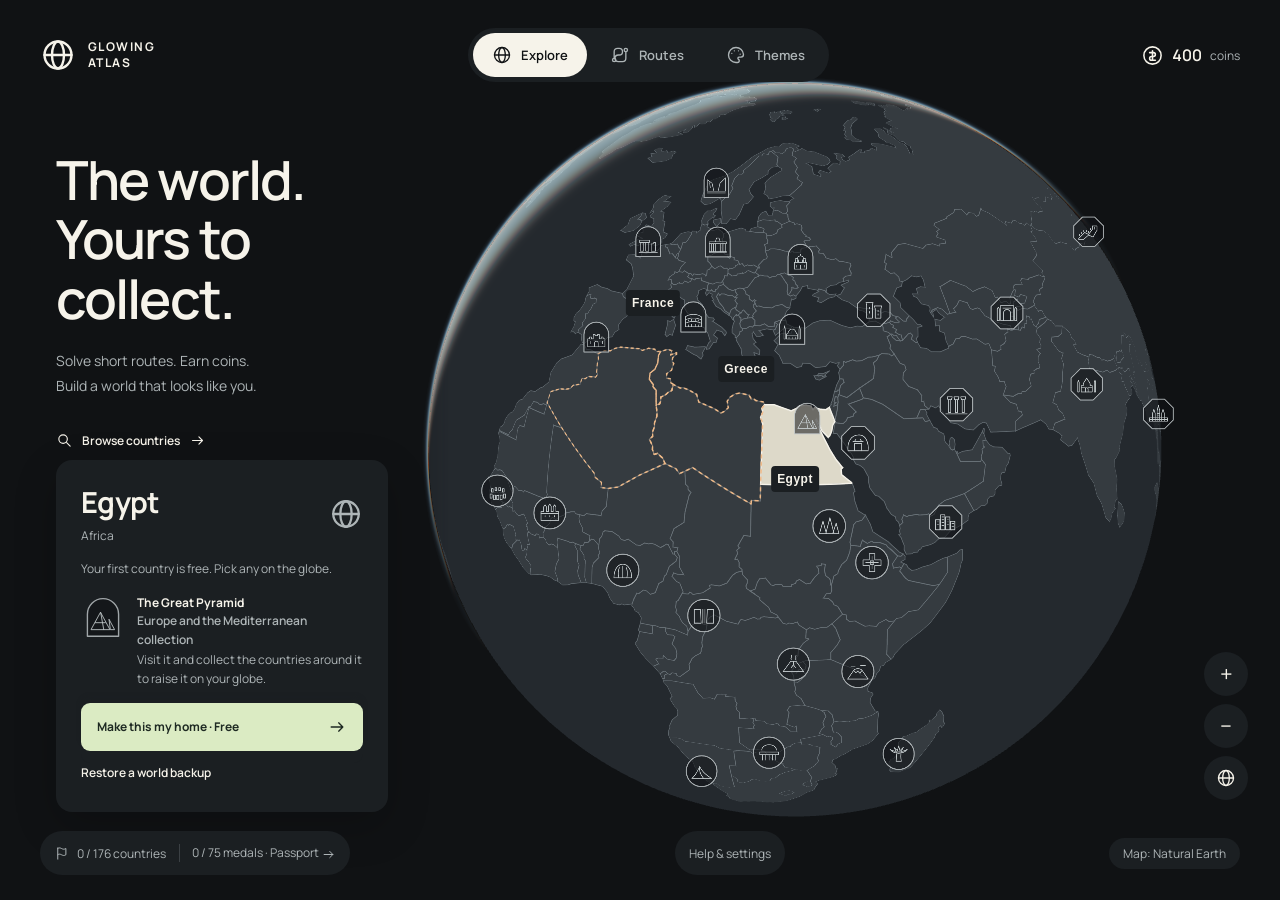
<file: index.html>
<!doctype html>
<html lang="en" dir="ltr">
  <head>
    <meta charset="utf-8" />
    <meta name="viewport" content="width=device-width, initial-scale=1, viewport-fit=cover" />
    <meta name="color-scheme" content="dark light" />
    <meta name="theme-color" content="#101214" />
    <title>Glowing Atlas · A free geography puzzle on a real globe</title>
    <meta name="description" content="Plan short routes between real countries, stay inside the fuel, and spend what you earn on the next place. Free in your browser, no account." />
    <link rel="canonical" href="https://glowingatlas.com/" />
    <meta property="og:type" content="website" />
    <meta property="og:site_name" content="Glowing Atlas" />
    <meta property="og:locale" content="en_US" />
    <meta property="og:url" content="https://glowingatlas.com/" />
    <meta property="og:title" content="Glowing Atlas: start with one country, light up the rest" />
    <meta property="og:description" content="Plan short routes between real countries, stay inside the fuel, and spend what you earn on the next place. Free in your browser, no account." />
    <meta property="og:image" content="https://glowingatlas.com/share/glowing-atlas.jpg" />
    <meta property="og:image:secure_url" content="https://glowingatlas.com/share/glowing-atlas.jpg" />
    <meta property="og:image:type" content="image/jpeg" />
    <meta property="og:image:width" content="1200" />
    <meta property="og:image:height" content="630" />
    <meta property="og:image:alt" content="The Glowing Atlas globe at night with a player’s collected countries lit in teal." />
    <meta name="twitter:card" content="summary_large_image" />
    <meta name="twitter:title" content="Glowing Atlas: start with one country, light up the rest" />
    <meta name="twitter:description" content="Plan short routes between real countries, stay inside the fuel, and spend what you earn on the next place. Free in your browser, no account." />
    <meta name="twitter:image" content="https://glowingatlas.com/share/glowing-atlas.jpg" />
    <meta name="twitter:image:alt" content="The Glowing Atlas globe at night with a player’s collected countries lit in teal." />
    <script type="application/ld+json">{"@context":"https://schema.org","@graph":[{"@type":"VideoGame","@id":"https://glowingatlas.com/#game","name":"Glowing Atlas","url":"https://glowingatlas.com/","description":"Plan short routes between real countries, stay inside the fuel, and spend what you earn on the next place. Free in your browser, no account.","image":"https://glowingatlas.com/share/glowing-atlas.jpg","genre":["Puzzle","Geography"],"gamePlatform":"Web browser","applicationCategory":"Game","operatingSystem":"Any","playMode":"SinglePlayer","inLanguage":"en","isAccessibleForFree":true,"offers":{"@type":"Offer","price":"0","priceCurrency":"USD","availability":"https://schema.org/InStock"}},{"@type":"WebSite","@id":"https://glowingatlas.com/#site","name":"Glowing Atlas","url":"https://glowingatlas.com/"}]}</script>
    <style>html{color:#f6f3ea;background:#101214;font-family:Manrope,Arial,sans-serif}.first-paint{text-align:center;color:#aeb5b7;place-content:center;gap:8px;margin:0;font-size:14px;display:grid;position:fixed;inset:0}.first-paint strong{letter-spacing:.12em;color:#f6f3ea;font-size:12px}</style>
    <script type="module" crossorigin src="/assets/world-czlptowB.js"></script>
    <link rel="modulepreload" crossorigin href="/assets/modulepreload-polyfill-P2Xu9kJm.js">
    <link rel="stylesheet" crossorigin href="/assets/world-B2dwhlS7.css">
    <link rel="manifest" href="/manifest.webmanifest">
    <link rel="icon" type="image/png" sizes="192x192" href="/icons/icon-192.png">
    <link rel="apple-touch-icon" sizes="180x180" href="/icons/apple-touch-icon.png">
    <meta name="apple-mobile-web-app-title" content="Glowing Atlas">
  </head>
  <body>
    <div id="app"><p class="first-paint"><strong>GLOWING ATLAS</strong>Preparing your world…</p></div>
    <noscript>Glowing Atlas is a free country-collection game. Enable JavaScript to explore the globe and play.</noscript>
  </body>
</html>
</file>
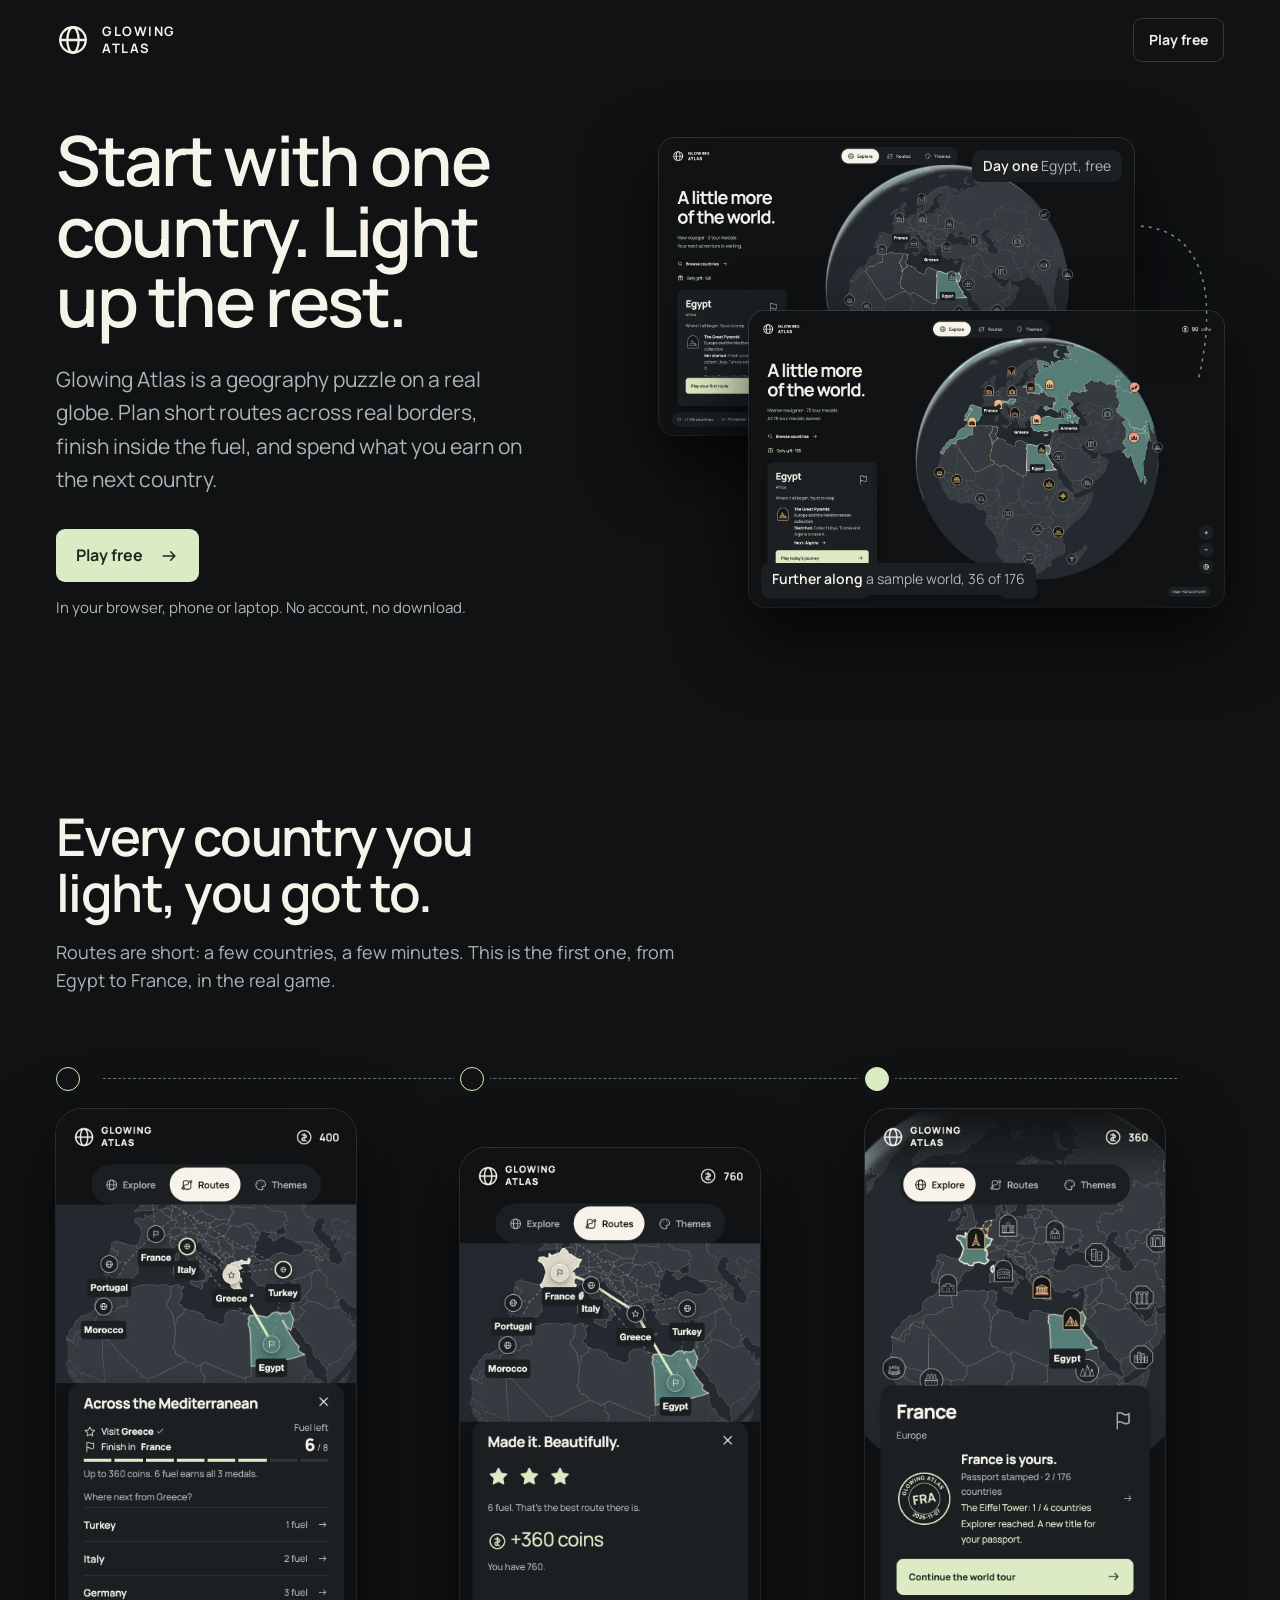
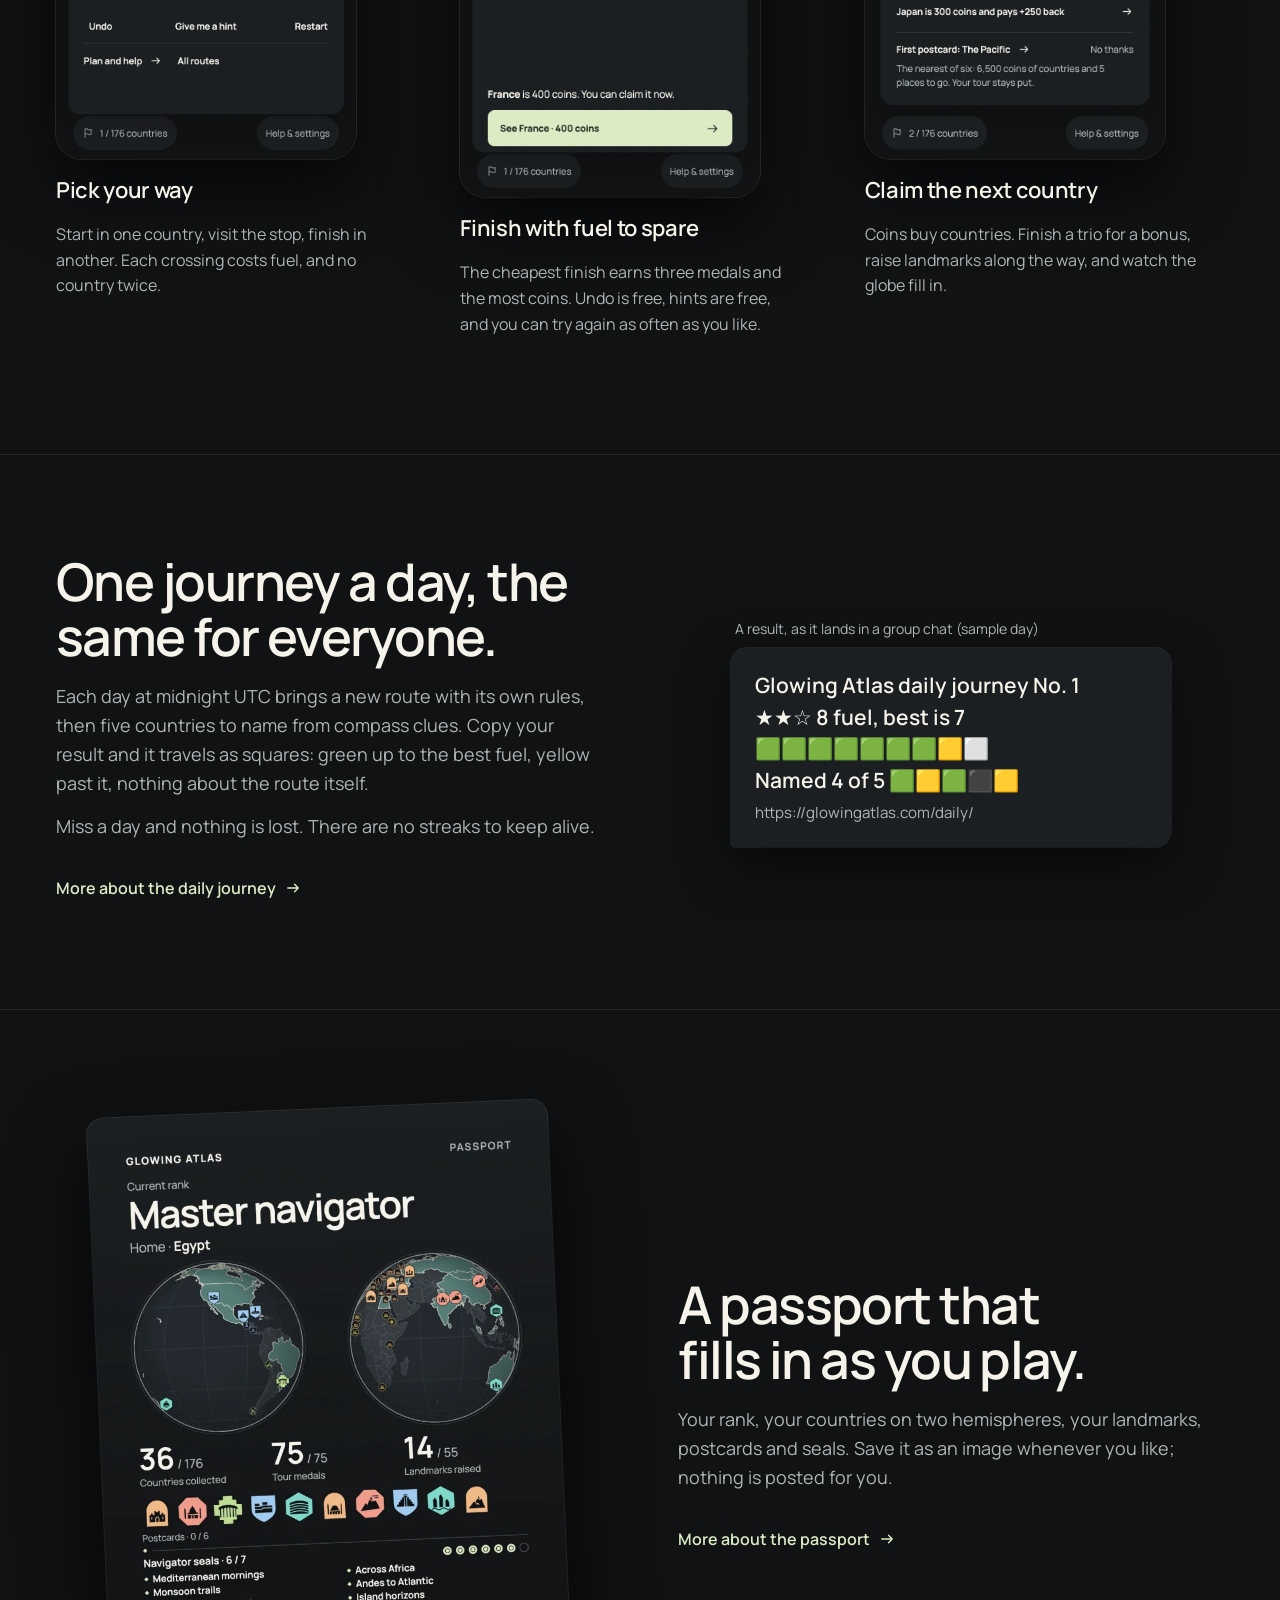
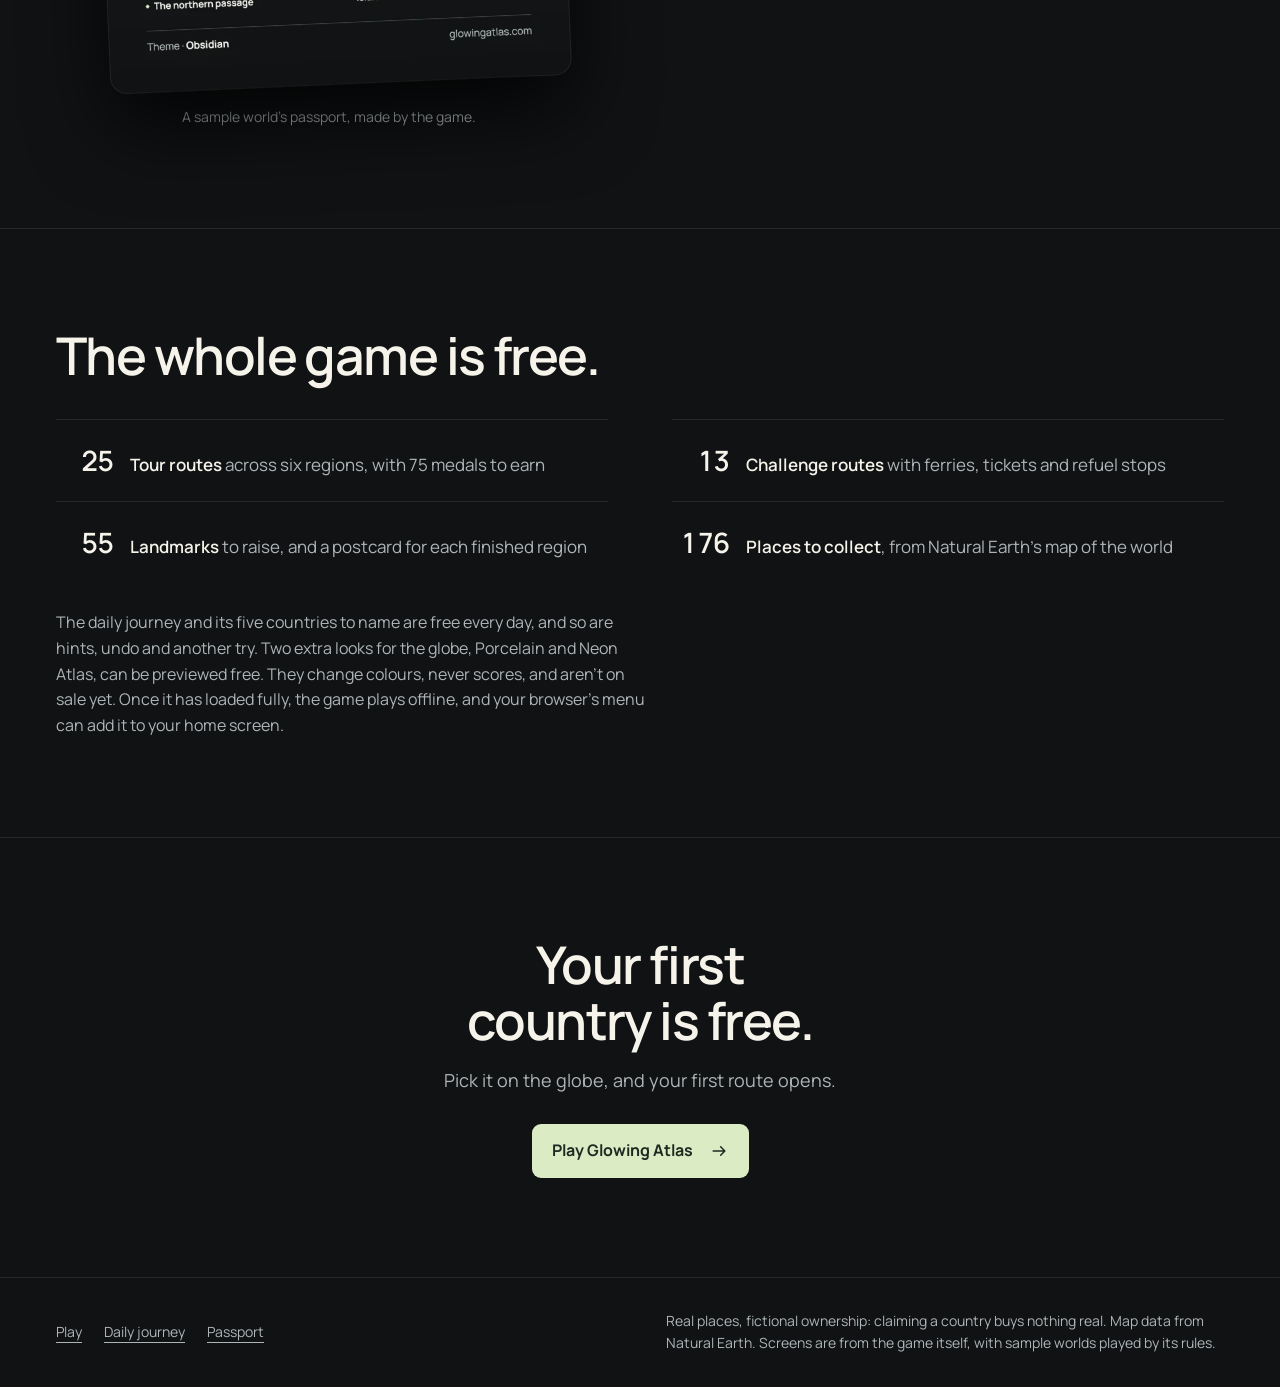
<file: about/index.html>
<!doctype html>
<html lang="en" dir="ltr">
  <head>
    <meta charset="utf-8" />
    <meta name="viewport" content="width=device-width, initial-scale=1, viewport-fit=cover" />
    <meta name="color-scheme" content="dark" />
    <meta name="theme-color" content="#101214" />
    <title>How Glowing Atlas plays: routes, countries, a daily journey</title>
    <meta name="description" content="One free country, then routes across real borders on a fuel budget. Earn coins, claim countries, raise 55 landmarks and play a new journey every day." />
    <link rel="canonical" href="https://glowingatlas.com/about/" />
    <meta property="og:type" content="website" />
    <meta property="og:site_name" content="Glowing Atlas" />
    <meta property="og:locale" content="en_US" />
    <meta property="og:url" content="https://glowingatlas.com/about/" />
    <meta property="og:title" content="Glowing Atlas: start with one country, light up the rest" />
    <meta property="og:description" content="One free country, then routes across real borders on a fuel budget. Earn coins, claim countries, raise 55 landmarks and play a new journey every day." />
    <meta property="og:image" content="https://glowingatlas.com/share/glowing-atlas.jpg" />
    <meta property="og:image:secure_url" content="https://glowingatlas.com/share/glowing-atlas.jpg" />
    <meta property="og:image:type" content="image/jpeg" />
    <meta property="og:image:width" content="1200" />
    <meta property="og:image:height" content="630" />
    <meta property="og:image:alt" content="The Glowing Atlas globe at night with a player’s collected countries lit in teal." />
    <meta name="twitter:card" content="summary_large_image" />
    <meta name="twitter:title" content="Glowing Atlas: start with one country, light up the rest" />
    <meta name="twitter:description" content="One free country, then routes across real borders on a fuel budget. Earn coins, claim countries, raise 55 landmarks and play a new journey every day." />
    <meta name="twitter:image" content="https://glowingatlas.com/share/glowing-atlas.jpg" />
    <meta name="twitter:image:alt" content="The Glowing Atlas globe at night with a player’s collected countries lit in teal." />
    <script type="application/ld+json">{"@context":"https://schema.org","@graph":[{"@type":"VideoGame","@id":"https://glowingatlas.com/#game","name":"Glowing Atlas","url":"https://glowingatlas.com/","description":"Plan short routes between real countries, stay inside the fuel, and spend what you earn on the next place. Free in your browser, no account.","image":"https://glowingatlas.com/share/glowing-atlas.jpg","genre":["Puzzle","Geography"],"gamePlatform":"Web browser","applicationCategory":"Game","operatingSystem":"Any","playMode":"SinglePlayer","inLanguage":"en","isAccessibleForFree":true,"offers":{"@type":"Offer","price":"0","priceCurrency":"USD","availability":"https://schema.org/InStock"}},{"@type":"WebPage","@id":"https://glowingatlas.com/about/","url":"https://glowingatlas.com/about/","name":"How Glowing Atlas plays: routes, countries, a daily journey","description":"One free country, then routes across real borders on a fuel budget. Earn coins, claim countries, raise 55 landmarks and play a new journey every day.","about":{"@id":"https://glowingatlas.com/#game"},"inLanguage":"en"}]}</script>
    <link rel="icon" type="image/png" sizes="192x192" href="/icons/icon-192.png" />
    <link rel="apple-touch-icon" sizes="180x180" href="/icons/apple-touch-icon.png" />
    <script type="module" crossorigin src="/assets/modulepreload-polyfill-P2Xu9kJm.js"></script>
    <script type="module" crossorigin src="/assets/page-dTPTdjEy.js"></script>
    <link rel="stylesheet" crossorigin href="/assets/page--Q5Wx2hT.css">
  </head>
  <body data-source="site">
    <!--
      THESIS: the page is one route, from a single free country to a lit-up world; no feature grid, no hero-metric strip.
      OWN-WORLD: the game's Obsidian night globe, Manrope, pale-green action, dashed route lines and stop rings from the map.
      FIRST VIEWPORT: the claim beside the real game twice, day one and a sample world 36 countries in, joined by a route that draws itself.
      SIGNATURE: the dashed route carries the reader through three real screens of one route, then the daily result and the passport.
      RISK: a dark page reads as a game screen, not a pitch; the claim and the Play button must carry it alone.
    -->
    <a class="skip" href="#main">Skip to the page</a>
    <header class="bar">
      <a class="mark" data-play href="../?src=site"><svg viewBox="0 0 24 24" aria-hidden="true" fill="none" stroke="currentColor" stroke-width="1.6" stroke-linecap="round" stroke-linejoin="round"><circle cx="12" cy="12" r="9"/><ellipse cx="12" cy="12" rx="4" ry="9"/><path d="M3 12h18"/></svg><span>GLOWING<br>ATLAS</span></a>
      <a class="play quiet" data-play href="../?src=site">Play free</a>
    </header>
    <main id="main">
      <div class="wrap hero">
        <div>
          <h1>Start with one country. Light up the rest.</h1>
          <p class="lede">Glowing Atlas is a geography puzzle on a real globe. Plan short routes across real borders, finish inside the fuel, and spend what you earn on the next country.</p>
          <a class="play" data-play href="../?src=site">Play free <svg viewBox="0 0 24 24" aria-hidden="true" fill="none" stroke="currentColor" stroke-width="1.8" stroke-linecap="round" stroke-linejoin="round"><path d="M5 12h14m-5-5 5 5-5 5"/></svg></a>
          <p class="note">In your browser, phone or laptop. No account, no download.</p>
        </div>
        <div class="pair wide">
          <figure class="screen first"><img src="/promo/day-one-wide.webp" width="1440" height="900" fetchpriority="high" alt="The game on day one: a dark globe with only Egypt lit, 400 coins, and a button to play the first route."><figcaption><strong>Day one</strong> Egypt, free</figcaption></figure>
          <svg class="journey-line" viewBox="0 0 100 100" preserveAspectRatio="none" aria-hidden="true"><path d="M2 2 C 70 4, 96 40, 70 98" vector-effect="non-scaling-stroke"/></svg>
          <figure class="screen second"><img src="/promo/later-wide.webp" width="1440" height="900" alt="The same globe further along: much of Europe, Africa and Asia lit in teal, landmark stamps raised, 36 of 176 countries collected."><figcaption><strong>Further along</strong> a sample world, 36 of 176</figcaption></figure>
        </div>
      </div>

      <section class="wrap" aria-labelledby="route-title">
        <h2 id="route-title">Every country you light, you got to.</h2>
        <p class="section-lede">Routes are short: a few countries, a few minutes. This is the first one, from Egypt to France, in the real game.</p>
        <ol class="stops">
          <li class="stop">
            <figure class="phone"><img src="/promo/route.webp" width="780" height="1688" loading="lazy" decoding="async" alt="A route in progress from Egypt through Greece towards France, with 6 of 8 fuel left and the next crossings listed with their fuel costs."></figure>
            <h3>Pick your way</h3>
            <p>Start in one country, visit the stop, finish in another. Each crossing costs fuel, and no country twice.</p>
          </li>
          <li class="stop">
            <figure class="phone"><img src="/promo/win.webp" width="780" height="1688" loading="lazy" decoding="async" alt="The route finished with three medals and 360 coins, and France offered for 400 coins."></figure>
            <h3>Finish with fuel to spare</h3>
            <p>The cheapest finish earns three medals and the most coins. Undo is free, hints are free, and you can try again as often as you like.</p>
          </li>
          <li class="stop">
            <figure class="phone"><img src="/promo/claim.webp" width="780" height="1688" loading="lazy" decoding="async" alt="France claimed: a passport stamp reading France is yours, and France lit on the globe."></figure>
            <h3>Claim the next country</h3>
            <p>Coins buy countries. Finish a trio for a bonus, raise landmarks along the way, and watch the globe fill in.</p>
          </li>
        </ol>
      </section>

      <section class="wrap beside" aria-labelledby="daily-title">
        <div>
          <h2 id="daily-title">One journey a day, the same for everyone.</h2>
          <p class="section-lede">Each day at midnight UTC brings a new route with its own rules, then five countries to name from compass clues. Copy your result and it travels as squares: green up to the best fuel, yellow past it, nothing about the route itself.</p>
          <p class="section-lede">Miss a day and nothing is lost. There are no streaks to keep alive.</p>
          <div class="links"><a class="text-link" href="../daily/" data-page>More about the daily journey <svg viewBox="0 0 24 24" aria-hidden="true" fill="none" stroke="currentColor" stroke-width="1.8" stroke-linecap="round" stroke-linejoin="round"><path d="M5 12h14m-5-5 5 5-5 5"/></svg></a></div>
        </div>
        <figure class="message"><figcaption class="from">A result, as it lands in a group chat (sample day)</figcaption><pre>Glowing Atlas daily journey No. 1
★★☆ 8 fuel, best is 7
🟩🟩🟩🟩🟩🟩🟩🟨⬜
Named 4 of 5 🟩🟨🟩⬛🟨<span class="url">https://glowingatlas.com/daily/</span></pre></figure>
      </section>

      <section class="wrap beside flip" aria-labelledby="passport-title">
        <div>
          <h2 id="passport-title">A passport that fills in as you play.</h2>
          <p class="section-lede">Your rank, your countries on two hemispheres, your landmarks, postcards and seals. Save it as an image whenever you like; nothing is posted for you.</p>
          <div class="links"><a class="text-link" href="../passport/" data-page>More about the passport <svg viewBox="0 0 24 24" aria-hidden="true" fill="none" stroke="currentColor" stroke-width="1.8" stroke-linecap="round" stroke-linejoin="round"><path d="M5 12h14m-5-5 5 5-5 5"/></svg></a></div>
        </div>
        <figure class="card-figure"><img class="card-art" src="/promo/passport-card.webp" width="720" height="900" loading="lazy" decoding="async" alt="A passport card from the sample world: Master navigator, home Egypt, 36 of 176 countries, 75 of 75 tour medals, 14 of 55 landmarks, and six navigator seals."><figcaption>A sample world’s passport, made by the game.</figcaption></figure>
      </section>

      <section class="wrap" aria-labelledby="free-title">
        <h2 id="free-title">The whole game is free.</h2>
        <ul class="free">
          <li><b>25</b><span><strong>Tour routes</strong> across six regions, with 75 medals to earn</span></li>
          <li><b>13</b><span><strong>Challenge routes</strong> with ferries, tickets and refuel stops</span></li>
          <li><b>55</b><span><strong>Landmarks</strong> to raise, and a postcard for each finished region</span></li>
          <li><b>176</b><span><strong>Places to collect</strong>, from Natural Earth’s map of the world</span></li>
        </ul>
        <p class="aside">The daily journey and its five countries to name are free every day, and so are hints, undo and another try. Two extra looks for the globe, Porcelain and Neon Atlas, can be previewed free. They change colours, never scores, and aren’t on sale yet. Once it has loaded fully, the game plays offline, and your browser’s menu can add it to your home screen.</p>
      </section>

      <section class="wrap close" aria-labelledby="close-title">
        <h2 id="close-title">Your first country is free.</h2>
        <p class="section-lede">Pick it on the globe, and your first route opens.</p>
        <a class="play" data-play href="../?src=site">Play Glowing Atlas <svg viewBox="0 0 24 24" aria-hidden="true" fill="none" stroke="currentColor" stroke-width="1.8" stroke-linecap="round" stroke-linejoin="round"><path d="M5 12h14m-5-5 5 5-5 5"/></svg></a>
      </section>
    </main>
    <footer class="foot">
      <nav aria-label="Glowing Atlas"><a href="../?src=site" data-play>Play</a><a href="../daily/" data-page>Daily journey</a><a href="../passport/" data-page>Passport</a></nav>
      <p>Real places, fictional ownership: claiming a country buys nothing real. Map data from Natural Earth. Screens are from the game itself, with sample worlds played by its rules.</p>
    </footer>
  </body>
</html>
</file>
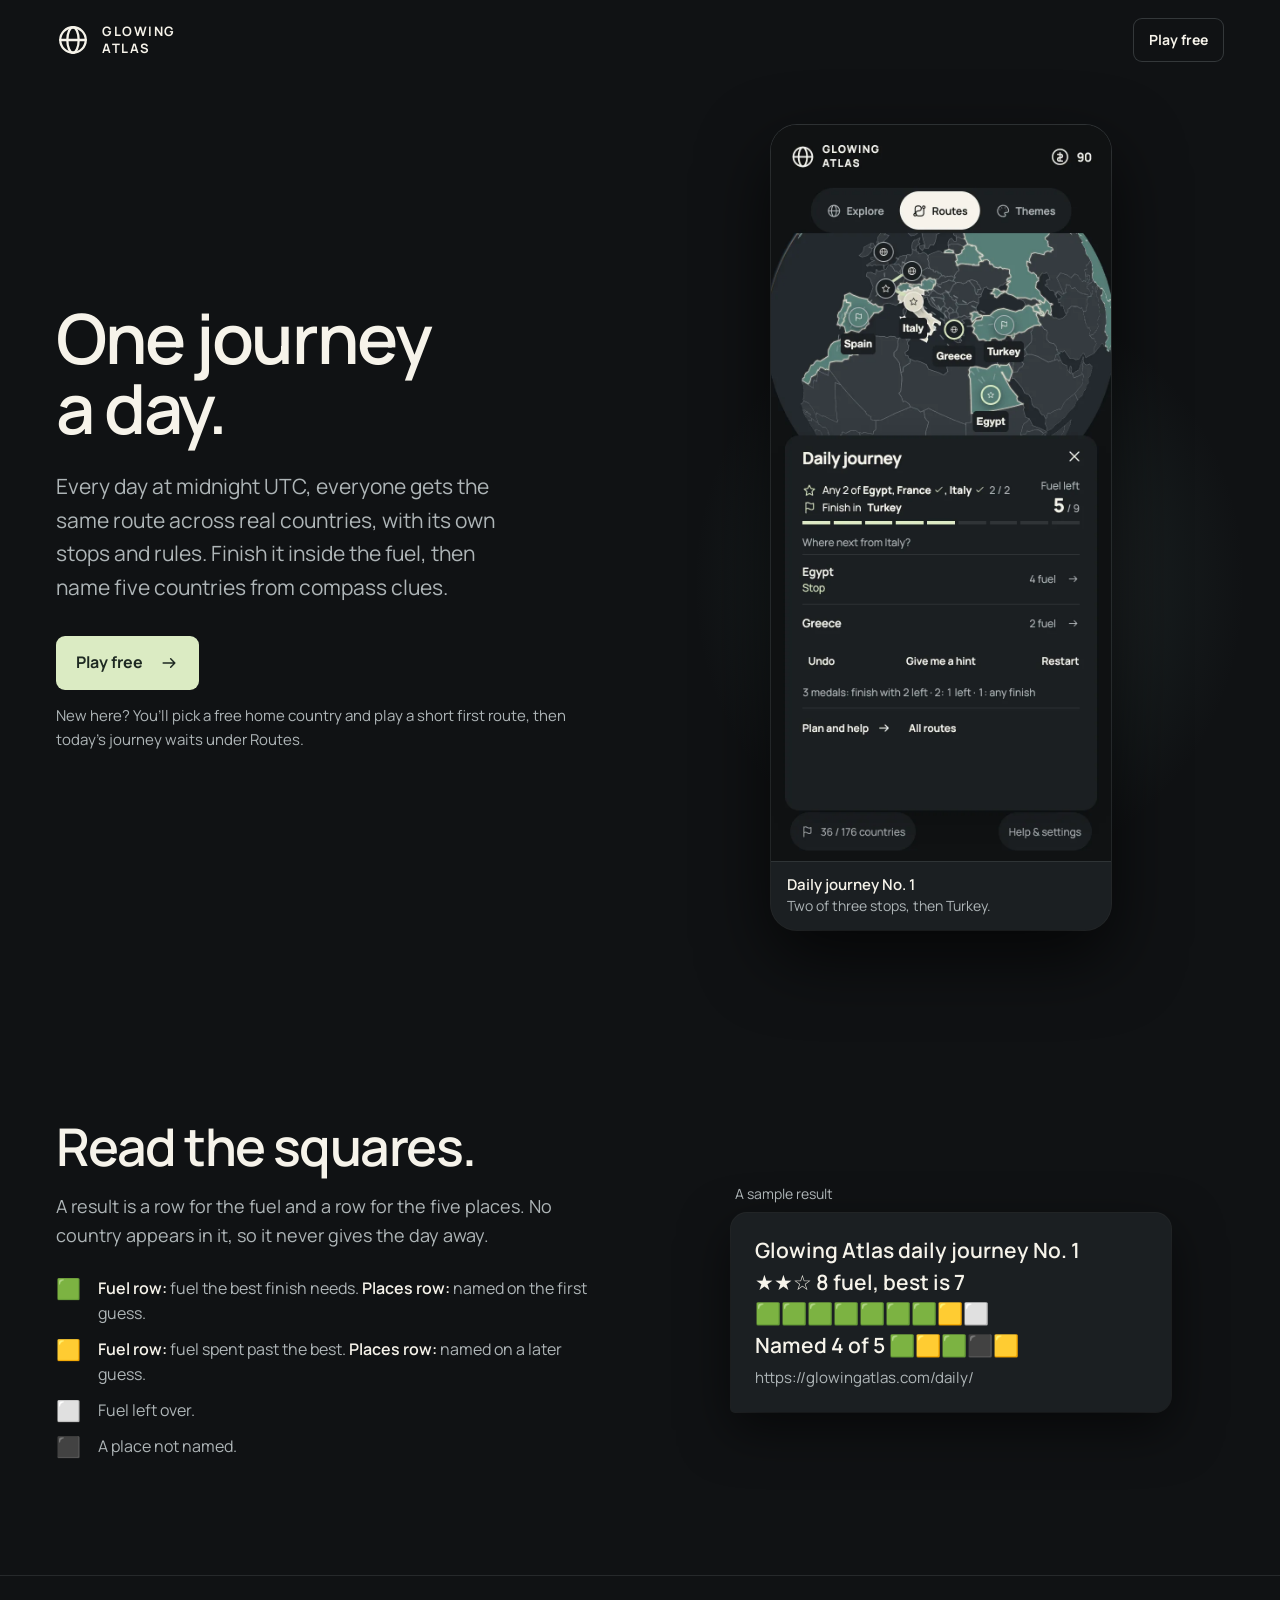
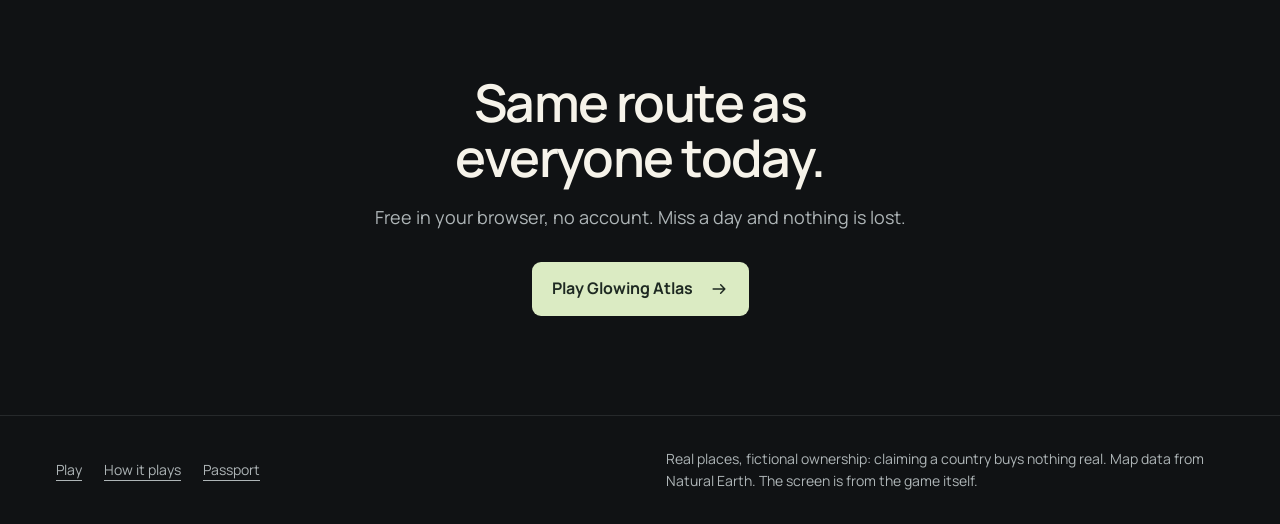
<file: daily/index.html>
<!doctype html>
<html lang="en" dir="ltr">
  <head>
    <meta charset="utf-8" />
    <meta name="viewport" content="width=device-width, initial-scale=1, viewport-fit=cover" />
    <meta name="color-scheme" content="dark" />
    <meta name="theme-color" content="#101214" />
    <title>The Glowing Atlas daily journey · one route a day</title>
    <meta name="description" content="A new route across real countries every UTC day, and five places to name. Results share as squares, never as answers. Free, no account." />
    <link rel="canonical" href="https://glowingatlas.com/daily/" />
    <meta property="og:type" content="website" />
    <meta property="og:site_name" content="Glowing Atlas" />
    <meta property="og:locale" content="en_US" />
    <meta property="og:url" content="https://glowingatlas.com/daily/" />
    <meta property="og:title" content="Glowing Atlas daily journey" />
    <meta property="og:description" content="A new route across real countries every UTC day, and five places to name. Results share as squares, never as answers. Free, no account." />
    <meta property="og:image" content="https://glowingatlas.com/share/daily.jpg" />
    <meta property="og:image:secure_url" content="https://glowingatlas.com/share/daily.jpg" />
    <meta property="og:image:type" content="image/jpeg" />
    <meta property="og:image:width" content="1200" />
    <meta property="og:image:height" content="630" />
    <meta property="og:image:alt" content="A daily journey result as rows of green, yellow and white squares beside a route on the Glowing Atlas globe." />
    <meta name="twitter:card" content="summary_large_image" />
    <meta name="twitter:title" content="Glowing Atlas daily journey" />
    <meta name="twitter:description" content="A new route across real countries every UTC day, and five places to name. Results share as squares, never as answers. Free, no account." />
    <meta name="twitter:image" content="https://glowingatlas.com/share/daily.jpg" />
    <meta name="twitter:image:alt" content="A daily journey result as rows of green, yellow and white squares beside a route on the Glowing Atlas globe." />
    <script type="application/ld+json">{"@context":"https://schema.org","@graph":[{"@type":"VideoGame","@id":"https://glowingatlas.com/#game","name":"Glowing Atlas","url":"https://glowingatlas.com/","description":"Plan short routes between real countries, stay inside the fuel, and spend what you earn on the next place. Free in your browser, no account.","image":"https://glowingatlas.com/share/glowing-atlas.jpg","genre":["Puzzle","Geography"],"gamePlatform":"Web browser","applicationCategory":"Game","operatingSystem":"Any","playMode":"SinglePlayer","inLanguage":"en","isAccessibleForFree":true,"offers":{"@type":"Offer","price":"0","priceCurrency":"USD","availability":"https://schema.org/InStock"}},{"@type":"WebPage","@id":"https://glowingatlas.com/daily/","url":"https://glowingatlas.com/daily/","name":"The Glowing Atlas daily journey · one route a day","description":"A new route across real countries every UTC day, and five places to name. Results share as squares, never as answers. Free, no account.","about":{"@id":"https://glowingatlas.com/#game"},"inLanguage":"en"}]}</script>
    <link rel="icon" type="image/png" sizes="192x192" href="/icons/icon-192.png" />
    <link rel="apple-touch-icon" sizes="180x180" href="/icons/apple-touch-icon.png" />
    <script type="module" crossorigin src="/assets/modulepreload-polyfill-P2Xu9kJm.js"></script>
    <script type="module" crossorigin src="/assets/page-dTPTdjEy.js"></script>
    <link rel="stylesheet" crossorigin href="/assets/page--Q5Wx2hT.css">
  </head>
  <body data-source="daily">
    <a class="skip" href="#main">Skip to the page</a>
    <header class="bar">
      <a class="mark" data-play href="../?src=daily"><svg viewBox="0 0 24 24" aria-hidden="true" fill="none" stroke="currentColor" stroke-width="1.6" stroke-linecap="round" stroke-linejoin="round"><circle cx="12" cy="12" r="9"/><ellipse cx="12" cy="12" rx="4" ry="9"/><path d="M3 12h18"/></svg><span>GLOWING<br>ATLAS</span></a>
      <a class="play quiet" data-play href="../?src=daily">Play free</a>
    </header>
    <main id="main">
      <div class="wrap hero">
        <div>
          <h1>One journey a day.</h1>
          <p class="lede">Every day at midnight UTC, everyone gets the same route across real countries, with its own stops and rules. Finish it inside the fuel, then name five countries from compass clues.</p>
          <a class="play" data-play href="../?src=daily">Play free <svg viewBox="0 0 24 24" aria-hidden="true" fill="none" stroke="currentColor" stroke-width="1.8" stroke-linecap="round" stroke-linejoin="round"><path d="M5 12h14m-5-5 5 5-5 5"/></svg></a>
          <p class="note">New here? You’ll pick a free home country and play a short first route, then today’s journey waits under Routes.</p>
        </div>
        <div class="pair single">
          <figure class="phone"><img src="/promo/daily-route.webp" width="780" height="1688" fetchpriority="high" alt="A daily journey in progress on a phone: visit any two of Egypt, France and Italy, finish in Turkey, 5 of 9 fuel left."><figcaption><strong>Daily journey No. 1</strong>Two of three stops, then Turkey.</figcaption></figure>
        </div>
      </div>

      <section class="wrap beside" aria-labelledby="squares-title">
        <div>
          <h2 id="squares-title">Read the squares.</h2>
          <p class="section-lede">A result is a row for the fuel and a row for the five places. No country appears in it, so it never gives the day away.</p>
          <dl class="key">
            <dt>🟩</dt><dd><strong>Fuel row:</strong> fuel the best finish needs. <strong>Places row:</strong> named on the first guess.</dd>
            <dt>🟨</dt><dd><strong>Fuel row:</strong> fuel spent past the best. <strong>Places row:</strong> named on a later guess.</dd>
            <dt>⬜</dt><dd>Fuel left over.</dd>
            <dt>⬛</dt><dd>A place not named.</dd>
          </dl>
        </div>
        <figure class="message"><figcaption class="from">A sample result</figcaption><pre>Glowing Atlas daily journey No. 1
★★☆ 8 fuel, best is 7
🟩🟩🟩🟩🟩🟩🟩🟨⬜
Named 4 of 5 🟩🟨🟩⬛🟨<span class="url">https://glowingatlas.com/daily/</span></pre></figure>
      </section>

      <section class="wrap close" aria-labelledby="close-title">
        <h2 id="close-title">Same route as everyone today.</h2>
        <p class="section-lede">Free in your browser, no account. Miss a day and nothing is lost.</p>
        <a class="play" data-play href="../?src=daily">Play Glowing Atlas <svg viewBox="0 0 24 24" aria-hidden="true" fill="none" stroke="currentColor" stroke-width="1.8" stroke-linecap="round" stroke-linejoin="round"><path d="M5 12h14m-5-5 5 5-5 5"/></svg></a>
      </section>
    </main>
    <footer class="foot">
      <nav aria-label="Glowing Atlas"><a href="../?src=daily" data-play>Play</a><a href="../about/" data-page>How it plays</a><a href="../passport/" data-page>Passport</a></nav>
      <p>Real places, fictional ownership: claiming a country buys nothing real. Map data from Natural Earth. The screen is from the game itself.</p>
    </footer>
  </body>
</html>
</file>
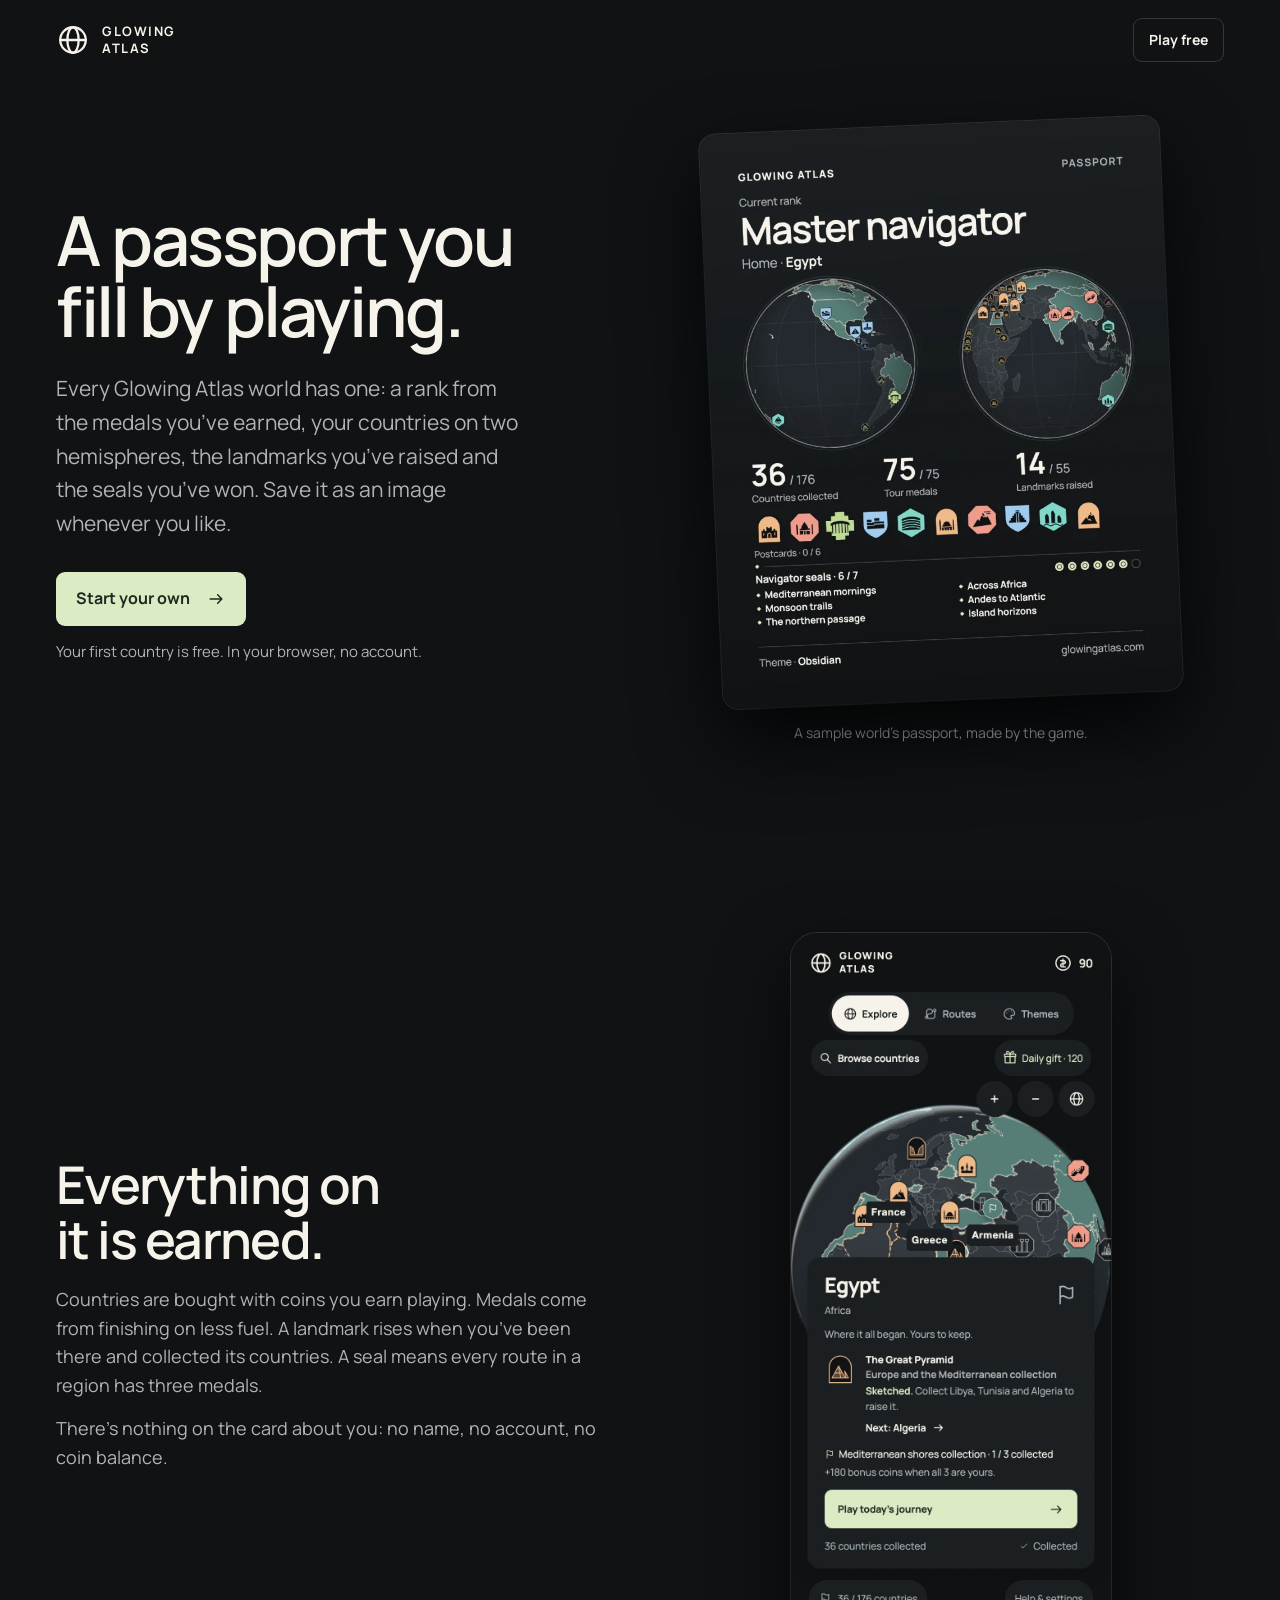
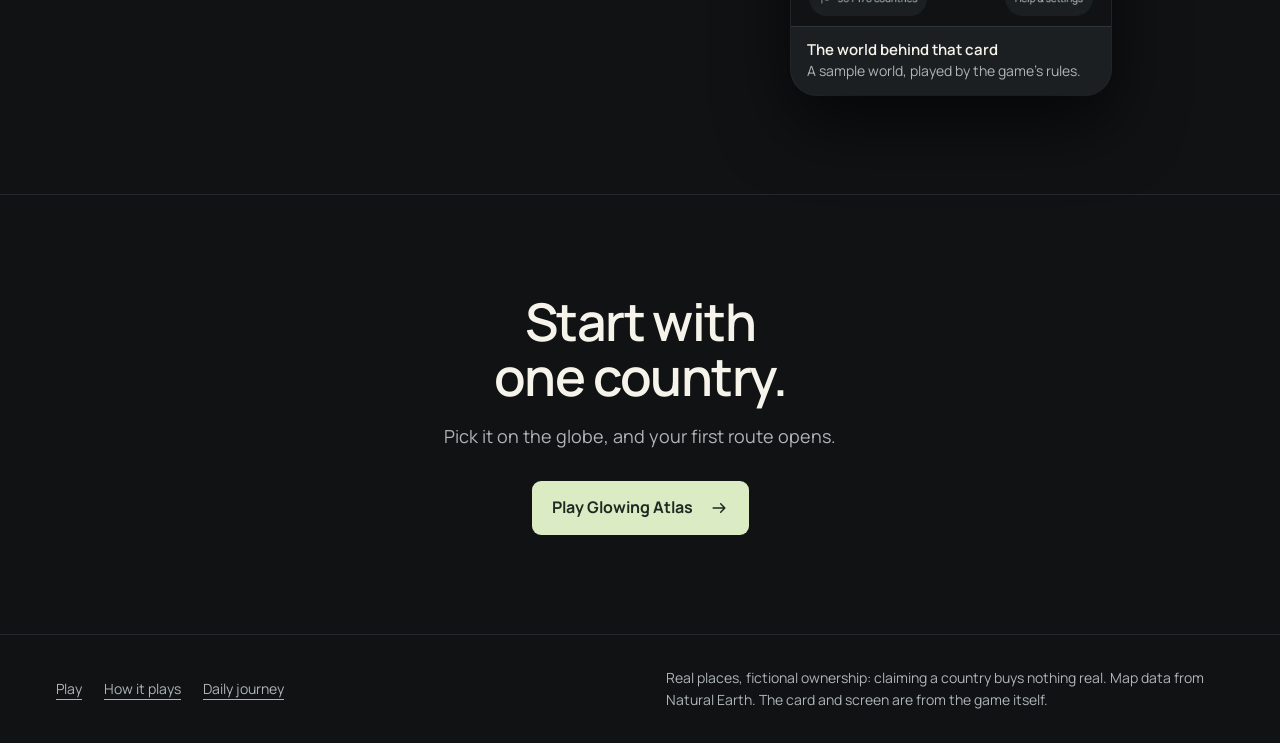
<file: passport/index.html>
<!doctype html>
<html lang="en" dir="ltr">
  <head>
    <meta charset="utf-8" />
    <meta name="viewport" content="width=device-width, initial-scale=1, viewport-fit=cover" />
    <meta name="color-scheme" content="dark" />
    <meta name="theme-color" content="#101214" />
    <title>The Glowing Atlas passport · your world, collected</title>
    <meta name="description" content="Countries collected, medals earned, landmarks raised and seals won, on a card you can save. Start your own world from one free country." />
    <link rel="canonical" href="https://glowingatlas.com/passport/" />
    <meta property="og:type" content="website" />
    <meta property="og:site_name" content="Glowing Atlas" />
    <meta property="og:locale" content="en_US" />
    <meta property="og:url" content="https://glowingatlas.com/passport/" />
    <meta property="og:title" content="A Glowing Atlas passport" />
    <meta property="og:description" content="Countries collected, medals earned, landmarks raised and seals won, on a card you can save. Start your own world from one free country." />
    <meta property="og:image" content="https://glowingatlas.com/share/passport.jpg" />
    <meta property="og:image:secure_url" content="https://glowingatlas.com/share/passport.jpg" />
    <meta property="og:image:type" content="image/jpeg" />
    <meta property="og:image:width" content="1200" />
    <meta property="og:image:height" content="630" />
    <meta property="og:image:alt" content="A Glowing Atlas passport card showing a rank, a two-hemisphere map of collected countries, and landmark stamps." />
    <meta name="twitter:card" content="summary_large_image" />
    <meta name="twitter:title" content="A Glowing Atlas passport" />
    <meta name="twitter:description" content="Countries collected, medals earned, landmarks raised and seals won, on a card you can save. Start your own world from one free country." />
    <meta name="twitter:image" content="https://glowingatlas.com/share/passport.jpg" />
    <meta name="twitter:image:alt" content="A Glowing Atlas passport card showing a rank, a two-hemisphere map of collected countries, and landmark stamps." />
    <script type="application/ld+json">{"@context":"https://schema.org","@graph":[{"@type":"VideoGame","@id":"https://glowingatlas.com/#game","name":"Glowing Atlas","url":"https://glowingatlas.com/","description":"Plan short routes between real countries, stay inside the fuel, and spend what you earn on the next place. Free in your browser, no account.","image":"https://glowingatlas.com/share/glowing-atlas.jpg","genre":["Puzzle","Geography"],"gamePlatform":"Web browser","applicationCategory":"Game","operatingSystem":"Any","playMode":"SinglePlayer","inLanguage":"en","isAccessibleForFree":true,"offers":{"@type":"Offer","price":"0","priceCurrency":"USD","availability":"https://schema.org/InStock"}},{"@type":"WebPage","@id":"https://glowingatlas.com/passport/","url":"https://glowingatlas.com/passport/","name":"The Glowing Atlas passport · your world, collected","description":"Countries collected, medals earned, landmarks raised and seals won, on a card you can save. Start your own world from one free country.","about":{"@id":"https://glowingatlas.com/#game"},"inLanguage":"en"}]}</script>
    <link rel="icon" type="image/png" sizes="192x192" href="/icons/icon-192.png" />
    <link rel="apple-touch-icon" sizes="180x180" href="/icons/apple-touch-icon.png" />
    <script type="module" crossorigin src="/assets/modulepreload-polyfill-P2Xu9kJm.js"></script>
    <script type="module" crossorigin src="/assets/page-dTPTdjEy.js"></script>
    <link rel="stylesheet" crossorigin href="/assets/page--Q5Wx2hT.css">
  </head>
  <body data-source="passport">
    <a class="skip" href="#main">Skip to the page</a>
    <header class="bar">
      <a class="mark" data-play href="../?src=passport"><svg viewBox="0 0 24 24" aria-hidden="true" fill="none" stroke="currentColor" stroke-width="1.6" stroke-linecap="round" stroke-linejoin="round"><circle cx="12" cy="12" r="9"/><ellipse cx="12" cy="12" rx="4" ry="9"/><path d="M3 12h18"/></svg><span>GLOWING<br>ATLAS</span></a>
      <a class="play quiet" data-play href="../?src=passport">Play free</a>
    </header>
    <main id="main">
      <div class="wrap hero">
        <div>
          <h1>A passport you fill by playing.</h1>
          <p class="lede">Every Glowing Atlas world has one: a rank from the medals you’ve earned, your countries on two hemispheres, the landmarks you’ve raised and the seals you’ve won. Save it as an image whenever you like.</p>
          <a class="play" data-play href="../?src=passport">Start your own <svg viewBox="0 0 24 24" aria-hidden="true" fill="none" stroke="currentColor" stroke-width="1.8" stroke-linecap="round" stroke-linejoin="round"><path d="M5 12h14m-5-5 5 5-5 5"/></svg></a>
          <p class="note">Your first country is free. In your browser, no account.</p>
        </div>
        <figure class="card-figure"><img class="card-art" src="/promo/passport-card.webp" width="720" height="900" fetchpriority="high" alt="A passport card from a sample world: Master navigator, home Egypt, 36 of 176 countries, 75 of 75 tour medals, 14 of 55 landmarks, and six navigator seals."><figcaption>A sample world’s passport, made by the game.</figcaption></figure>
      </div>

      <section class="wrap beside" aria-labelledby="earn-title">
        <div>
          <h2 id="earn-title">Everything on it is earned.</h2>
          <p class="section-lede">Countries are bought with coins you earn playing. Medals come from finishing on less fuel. A landmark rises when you’ve been there and collected its countries. A seal means every route in a region has three medals.</p>
          <p class="section-lede">There’s nothing on the card about you: no name, no account, no coin balance.</p>
        </div>
        <figure class="phone"><img src="/promo/later.webp" width="780" height="1688" loading="lazy" decoding="async" alt="The globe of the same sample world, with 36 countries lit in teal and landmark stamps raised."><figcaption><strong>The world behind that card</strong>A sample world, played by the game’s rules.</figcaption></figure>
      </section>

      <section class="wrap close" aria-labelledby="close-title">
        <h2 id="close-title">Start with one country.</h2>
        <p class="section-lede">Pick it on the globe, and your first route opens.</p>
        <a class="play" data-play href="../?src=passport">Play Glowing Atlas <svg viewBox="0 0 24 24" aria-hidden="true" fill="none" stroke="currentColor" stroke-width="1.8" stroke-linecap="round" stroke-linejoin="round"><path d="M5 12h14m-5-5 5 5-5 5"/></svg></a>
      </section>
    </main>
    <footer class="foot">
      <nav aria-label="Glowing Atlas"><a href="../?src=passport" data-play>Play</a><a href="../about/" data-page>How it plays</a><a href="../daily/" data-page>Daily journey</a></nav>
      <p>Real places, fictional ownership: claiming a country buys nothing real. Map data from Natural Earth. The card and screen are from the game itself.</p>
    </footer>
  </body>
</html>
</file>
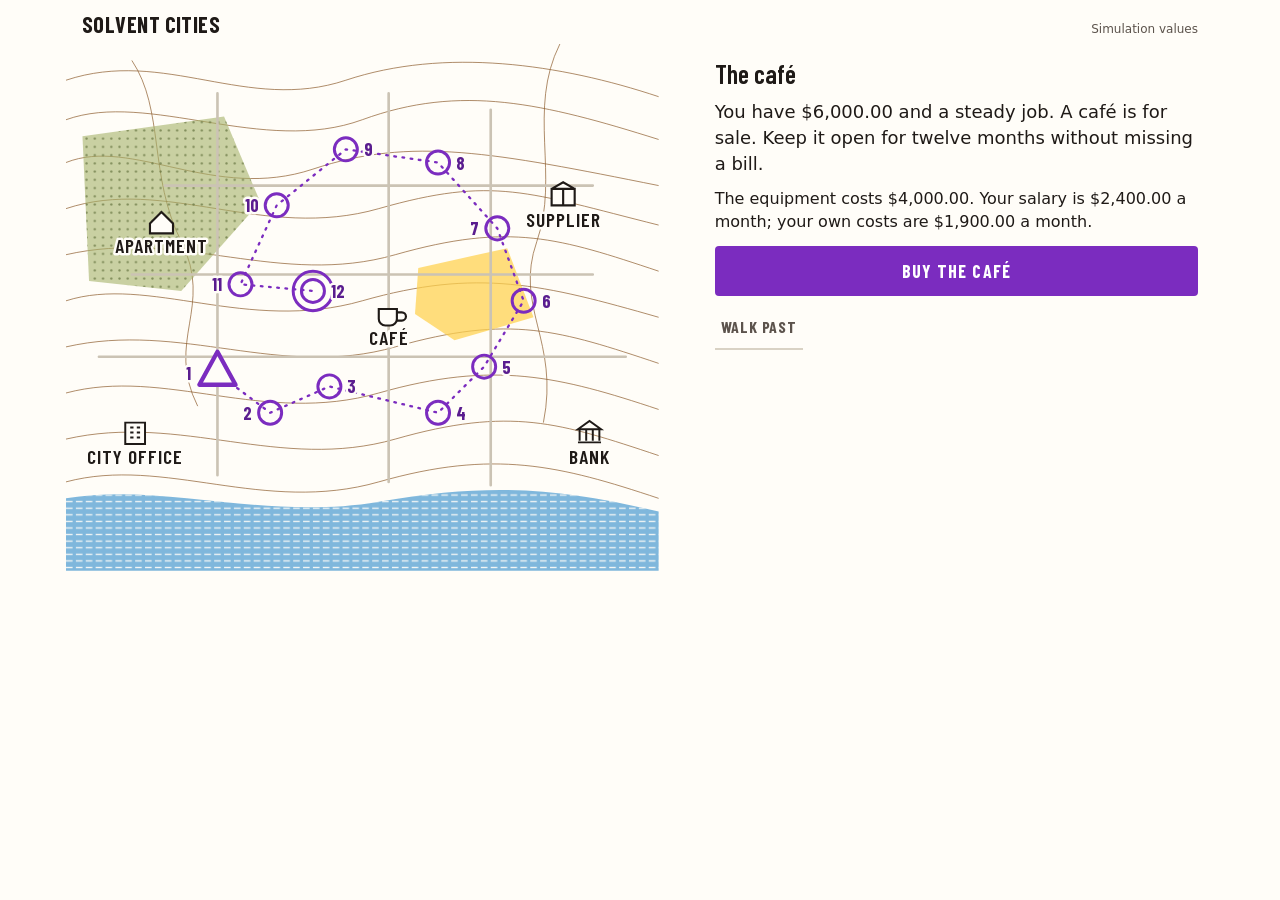
<file: cafe.html>
<!doctype html>
<html lang="en" dir="ltr">
  <head>
    <meta charset="utf-8" />
    <meta name="viewport" content="width=device-width, initial-scale=1, viewport-fit=cover" />
    <meta name="color-scheme" content="light" />
    <meta name="theme-color" content="#fffdf8" />
    <title>Solvent Cities</title>
    <script type="module" crossorigin src="/assets/cafe-D_bsQGwz.js"></script>
    <link rel="modulepreload" crossorigin href="/assets/modulepreload-polyfill-P2Xu9kJm.js">
    <link rel="stylesheet" crossorigin href="/assets/cafe-B_I6eTx5.css">
  </head>
  <body>
    <div id="app" class="app"></div>
  </body>
</html>
</file>
<file: assets/world-B2dwhlS7.css>
@font-face{font-family:Manrope;font-style:normal;font-display:swap;font-weight:400;src:url(/assets/manrope-latin-400-normal-PaqtzbVb.woff2)format("woff2"),url(/assets/manrope-latin-400-normal-8tf8FM3T.woff)format("woff")}@font-face{font-family:Manrope;font-style:normal;font-display:swap;font-weight:600;src:url(/assets/manrope-latin-600-normal-4f0koTD-.woff2)format("woff2"),url(/assets/manrope-latin-600-normal-BqgrALkZ.woff)format("woff")}@font-face{font-family:Manrope;font-style:normal;font-display:swap;font-weight:700;src:url(/assets/manrope-latin-700-normal-BZp_XxE4.woff2)format("woff2"),url(/assets/manrope-latin-700-normal-DGRFkw-m.woff)format("woff")}:root{--space:#101214;--ink:#f6f3ea;--muted:#aeb5b7;--surface:#1b1f22;--accent:#dbebc3;--lightningcss-light: ;--lightningcss-dark:initial;color-scheme:dark;color:var(--ink);background:var(--space);font-synthesis:none;font-family:Manrope,Arial,sans-serif}*{box-sizing:border-box}body{margin:0}button,input,a{-webkit-tap-highlight-color:transparent}button,input{font:inherit}button,a{touch-action:manipulation}button{color:inherit;cursor:pointer}button:disabled{cursor:default;opacity:.48}button svg,a svg{flex:none;width:20px;height:20px}button{border:0}button:focus-visible,a:focus-visible,input:focus-visible,summary:focus-visible,:focus-visible{outline:2px solid var(--signal,var(--accent));outline-offset:5px}::selection{background:var(--accent);color:#18201b}a{color:inherit;text-underline-offset:5px}h1,h2,h3,p{margin:0}h1,h2,.headline{text-wrap:balance}button:disabled:hover{transform:none}button:not(:disabled){transition:background .18s,color .18s}button:not(:disabled):hover{filter:brightness(1.15)}[hidden]{display:none!important}svg{vertical-align:middle}small{display:block}.world-app{background:var(--space);height:100svh;min-height:730px;position:relative;overflow:hidden}#globe{outline:none;position:absolute;inset:0}.maplibregl-canvas{outline:none}.map-loading{max-width:340px;color:var(--ink);background:var(--surface);z-index:1;border-radius:12px;padding:16px;font-size:14px;position:absolute;top:49%;left:45%}.topbar{z-index:3;justify-content:space-between;align-items:center;gap:24px;display:flex;position:absolute;inset:28px 40px auto}.brand{letter-spacing:.12em;align-items:center;gap:12px;font-size:12px;font-weight:700;line-height:1.35;text-decoration:none;display:flex}.brand svg{width:36px;height:36px}.topbar nav{background:var(--surface);border-radius:32px;gap:4px;padding:5px;display:flex}.nav-button{color:var(--muted);background:0 0;border-radius:26px;align-items:center;gap:9px;padding:12px 19px;font-size:13px;font-weight:600;display:flex}.nav-button.active{background:var(--ink);color:var(--space)}.wallet{font-variant-numeric:tabular-nums;align-items:center;gap:8px;font-size:16px;font-weight:600;display:flex}.wallet svg{width:23px;height:23px}.wallet-label{color:var(--muted);font-size:12px;font-weight:400}.intro{pointer-events:none;max-width:330px;position:absolute;top:150px;left:56px}.intro>*{pointer-events:auto}.intro .headline{letter-spacing:-.035em;font-size:54px;font-weight:600;line-height:1.1}.intro p{color:var(--muted);margin:20px 0;font-size:14px;line-height:1.8}.text-button{background:0 0;justify-content:center;align-items:center;gap:9px;min-height:44px;padding:8px 0;font-size:12px;font-weight:600;text-decoration:none;display:inline-flex}.text-button svg{width:17px;height:17px}.start-note{color:var(--muted);margin-top:15px;font-size:12px;display:block}.gift-button{color:var(--signal,var(--accent));background:0 0;align-items:center;gap:10px;padding:12px 0;font-size:12px;display:flex}.gift-button svg{width:18px;height:18px}.country-card{background:var(--surface);border-radius:16px;width:332px;padding:25px;position:absolute;bottom:88px;left:56px;box-shadow:0 14px 44px #0003}.country-heading{justify-content:space-between;align-items:center;gap:16px;display:flex}.country-heading>svg{width:34px;height:34px;color:var(--muted)}.region{color:var(--muted);margin-bottom:5px;font-size:12px;display:block}.country-card h2{letter-spacing:-.025em;font-size:29px;line-height:1.2}.country-card p{color:var(--muted);margin:14px 0 20px;font-size:12px;line-height:1.8}.primary-button{background:var(--accent);color:#1e2922;border-radius:9px;justify-content:space-between;align-items:center;gap:12px;width:100%;min-height:48px;padding:13px 16px;font-size:12px;font-weight:700;display:flex}.card-foot{color:var(--muted);justify-content:space-between;gap:8px;margin-top:16px;font-size:12px;display:flex}.card-foot span{align-items:center;gap:5px;display:flex}.card-foot svg{width:12px;height:12px}.map-tools{flex-direction:column;gap:8px;display:flex;position:absolute;bottom:100px;right:32px}.round-button{background:var(--surface);width:44px;height:44px;color:var(--ink);border-radius:50%;justify-content:center;align-items:center;font-size:22px;display:flex}.world-footer{color:var(--muted);justify-content:space-between;align-items:center;gap:16px;font-size:12px;display:flex;position:absolute;bottom:25px;left:40px;right:40px}.world-footer>span:first-child{align-items:center;gap:8px;display:flex}.world-footer svg{width:15px;height:15px}.world-footer button{color:var(--muted);background:0 0;min-height:44px;font-size:12px}.collection-detail{border-left:1px solid #6b727766;margin-left:5px;padding-left:12px}.country-marker{color:#f6f3ea;text-shadow:0 2px 4px #000d;background:0 0;flex-direction:column;align-items:center;gap:7px;min-width:44px;min-height:44px;padding:12px;display:flex}.country-marker svg{background:#20272be6;border:1px solid #d0d7da;border-radius:50%;width:29px;height:29px;padding:5px;box-shadow:0 3px 10px #0006}.country-marker span{letter-spacing:.04em;max-width:130px;font-size:12px;font-weight:700}.country-marker.selected svg{color:#252b2c;background:#e5e1d2;border-color:#fff}.side-panel{overscroll-behavior:contain;background:var(--surface);z-index:4;scrollbar-width:thin;scrollbar-color:var(--muted) transparent;border-radius:16px;width:358px;padding:30px 25px;position:absolute;top:124px;bottom:88px;right:40px;overflow:auto;box-shadow:0 14px 44px #0003}.side-panel h2{letter-spacing:-.025em;margin-right:24px;font-size:27px;line-height:1.2}.side-panel p{color:var(--muted);margin-top:16px;font-size:12px;line-height:1.85}.side-panel h3{margin-top:28px;font-size:14px}.close-panel{background:0 0;width:44px;height:44px;position:absolute;top:7px;right:8px}.side-panel .fine-print{margin-top:22px;font-size:12px;line-height:1.8}.panel-open .map-tools{right:416px}.mission-choice{text-align:left;background:0 0;border-top:1px solid #7c858633;align-items:center;gap:12px;width:100%;padding:20px 0;display:flex}.mission-number{color:var(--muted);font-size:12px}.mission-choice strong{font-size:12px;line-height:1.6;display:block}.mission-choice small{color:var(--muted);margin-top:5px;font-size:12px}.reward{color:var(--signal,var(--accent));white-space:nowrap;align-items:center;gap:5px;margin-left:auto;font-size:12px;display:flex}.reward svg{width:14px;height:14px}.theme-list{margin-top:24px}.theme-choice{text-align:left;background:0 0;border-top:1px solid #7c858633;align-items:center;gap:14px;width:100%;padding:16px 0;display:flex}.theme-choice>svg{width:16px;height:16px;margin-left:auto}.theme-choice strong{font-size:14px;font-weight:600}.theme-choice small{color:var(--muted);margin-top:7px;font-size:12px}.theme-orb{background:radial-gradient(ellipse at 30% 30%,var(--orb-land) 0 37%,var(--orb-sea) 75%);border:1px solid var(--orb-edge);border-radius:50%;flex:none;width:48px;height:48px;display:block;box-shadow:inset -4px -4px 9px #0004}.theme-description{min-height:44px}.side-panel .primary-button{margin-top:20px}.preview-strip{background:var(--surface);z-index:5;white-space:nowrap;border-radius:9px;align-items:center;gap:18px;padding:8px 15px;font-size:12px;display:flex;position:absolute;top:100px;left:50%;transform:translate(-50%)}.preview-strip button{background:0 0;align-items:center;gap:5px;min-height:28px;font-size:12px;display:flex}.preview-strip svg{width:13px;height:13px}.offer-details{border-top:1px solid #7c858655;margin-top:24px;padding-top:2px}.offer-details h3{margin-top:18px}.offer-details strong{color:var(--ink)}.notice{z-index:10;background:var(--ink);color:var(--space);border-radius:12px;width:max-content;max-width:460px;padding:15px 20px;font-size:12px;line-height:1.6;position:absolute;bottom:77px;left:50%;transform:translate(-50%);box-shadow:0 8px 30px #0003}.back-link{margin-top:-10px;margin-bottom:18px;font-size:12px}.back-link svg{width:14px;height:14px;transform:rotate(180deg)}.fuel{justify-content:space-between;align-items:baseline;margin-top:24px;font-size:12px;display:flex}.fuel strong{font-variant-numeric:tabular-nums;font-size:28px}.fuel small{color:var(--muted);font-size:12px;font-weight:400;display:inline}.fuel-track{gap:4px;margin:12px 0 23px;display:flex}.fuel-track span{background:#7c858633;flex:1;height:4px}.fuel-track .filled{background:var(--signal,var(--accent))}.journey-stops{color:var(--muted);flex-wrap:wrap;gap:8px;margin:0;padding:0;font-size:12px;line-height:1.8;list-style:none;display:flex}.journey-stops li:not(:last-child):after{content:" /";margin-left:8px}.journey-stops svg{width:12px;height:12px}.journey-stops li:last-child{color:var(--ink)}.route-options{margin-top:13px}.route-options button{text-align:left;background:0 0;border-top:1px solid #7c858633;justify-content:space-between;align-items:center;gap:12px;width:100%;padding:17px 0;font-size:12px;display:flex}.route-options button>span:last-child{color:var(--muted);align-items:center;gap:12px;font-size:12px;display:flex}.route-options small{color:var(--signal,var(--accent));margin-top:5px;font-size:12px}.route-options svg{width:15px;height:15px}.mission-actions{justify-content:space-between;margin-top:16px;display:flex}.mission-actions button{font-size:12px}.success-reward{letter-spacing:-.02em;color:var(--signal,var(--accent));margin-top:30px;font-size:26px}.success-reward svg{width:25px;height:25px}.success-reward span{color:var(--muted);letter-spacing:0;margin-top:10px;font-size:12px;display:block}.error-copy{color:#fac4ab!important}dialog{background:var(--surface);color:var(--ink);border:1px solid #7c858644;border-radius:16px;width:min(480px,100% - 32px);max-height:80svh;padding:25px;box-shadow:0 20px 70px #0006}dialog::backdrop{background:#0008}dialog form{justify-content:space-between;align-items:center;gap:16px;margin-bottom:20px;display:flex}dialog h2{font-size:23px}dialog label{color:var(--muted);margin-bottom:8px;font-size:12px;display:block}dialog input{background:var(--space);width:100%;color:var(--ink);caret-color:var(--signal,var(--accent));border:1px solid #7c858655;border-radius:8px;padding:13px;font-size:16px}dialog input::placeholder{color:var(--muted)}#country-results{margin-top:16px}#country-results button{text-align:left;background:0 0;border-bottom:1px solid #7c858633;justify-content:space-between;align-items:center;gap:10px;width:100%;min-height:60px;padding:14px 0;font-size:13px;display:flex}#country-results button>span:last-child{color:var(--muted);align-items:center;gap:8px;font-size:12px;display:flex}#country-results small{color:var(--muted);margin-top:5px;font-size:12px}#country-results svg{width:15px;height:15px}@media (min-width:1600px){.intro{top:20vh;left:6vw}.country-card{bottom:12vh;left:6vw}.intro .headline{font-size:64px}.side-panel{width:390px;right:6vw}}@media (max-width:1050px) and (min-width:760px){.intro{max-width:260px;left:30px}.intro .headline{font-size:42px}.country-card{width:280px;left:30px}.side-panel{width:325px;right:25px}.topbar{left:30px;right:30px}.panel-open .intro{display:none}.panel-open .country-card{width:260px}.data-credit,.collection-detail{display:none}}@media (max-width:759px){.world-app{min-height:780px}.topbar{align-items:flex-start;gap:12px;inset:20px 22px auto}.brand{gap:8px;font-size:12px}.brand svg{width:29px;height:29px}.wallet{padding-top:5px;font-size:14px}.wallet-label{display:none}.topbar nav{width:max-content;padding:4px;position:absolute;top:52px;left:50%;transform:translate(-50%)}.nav-button{gap:6px;padding:10px 15px;font-size:12px}.nav-button svg{width:17px;height:17px}.intro{max-width:270px;top:145px;left:24px}.intro .headline{font-size:32px;line-height:1.1}.intro p{margin:12px 0 4px;font-size:12px;line-height:1.7}.intro .text-button{font-size:12px}.start-note{display:none}.gift-button{min-height:40px;padding:8px 0;font-size:12px}.country-card{width:calc(100% - 40px);padding:19px 21px;bottom:70px;left:20px}.country-card h2{font-size:25px}.country-card p{margin:10px 0 14px;font-size:12px}.country-heading>svg{width:28px;height:28px}.card-foot{margin-top:13px;font-size:12px}.region{font-size:12px}.primary-button{min-height:47px;font-size:12px}.world-footer{gap:10px;font-size:12px;bottom:12px;left:22px;right:22px}.world-footer button{font-size:12px}.data-credit,.collection-detail{display:none}.map-tools{gap:6px;bottom:330px;right:20px}.round-button{font-size:19px}.side-panel{z-index:4;width:auto;max-height:54svh;padding:24px 22px;inset:auto 16px 69px}.side-panel h2{font-size:25px}.side-panel p{font-size:12px}.panel-open .intro,.panel-open .country-card{display:none}.panel-open .map-tools{top:148px;bottom:auto;right:20px}.preview-strip{gap:10px;max-width:calc(100% - 28px);padding:5px 10px;font-size:12px;top:116px}.preview-strip button{font-size:12px}.preview-strip span{white-space:normal}.notice{z-index:10;width:calc(100% - 32px);max-width:400px;font-size:12px;bottom:67px}.map-loading{max-width:none;font-size:12px;top:42%;left:24px;right:24px}.country-marker span{font-size:12px}.country-marker svg{width:25px;height:25px}.theme-choice{padding:14px 0}.mission-choice{padding:17px 0}.offer-details p{font-size:12px}.world-footer>span:first-child{gap:5px}.on-mission .side-panel{max-height:55svh}}@media (prefers-reduced-motion:reduce){*,:before,:after{scroll-behavior:auto!important;transition:none!important;animation:none!important}}@media (min-width:760px){#globe{left:310px}.on-mission .intro,.on-mission .country-card{display:none}.on-mission #globe{left:0;right:380px}.intro{max-width:350px}}@media (max-width:759px){#globe{top:250px;bottom:190px}.panel-open #globe{top:110px}.on-mission #globe{top:90px;bottom:370px}.intro p{max-width:250px}.intro .headline{font-size:32px}.gift-button{padding:4px 0}.preview-strip{justify-content:space-between;max-width:none;left:20px;right:20px;transform:none}.preview-strip span{max-width:55%}.preview-strip button{flex-shrink:0}}.region{margin-top:7px;margin-bottom:0}.country-marker{text-shadow:none}.country-marker span{background:var(--surface);color:var(--ink);border-radius:4px;padding:3px 6px}.country-marker svg{background:var(--surface);color:var(--ink);border-color:var(--muted)}.country-marker.owned svg{background:var(--owned,#567d77)}.country-marker.selected svg{background:var(--selected,#ddd9c9);color:#20272b;border-color:var(--ink)}.round-button{width:44px;height:44px}.close-panel{width:44px;height:44px;top:7px;right:8px}.preview-strip button,.nav-button{min-height:44px}@media (max-width:759px){.intro{justify-content:space-between;align-items:center;gap:12px;max-width:none;display:flex;top:130px;left:24px;right:24px}.intro .headline,.intro p{display:none}.gift-button{white-space:nowrap;gap:6px;min-height:44px;font-size:12px}.intro .text-button{gap:6px;font-size:12px}.intro .text-button>svg:last-child{display:none}#globe{top:180px;bottom:215px}.panel-open #globe{top:110px;bottom:190px}.on-mission #globe{top:90px;bottom:370px}.map-tools{gap:3px}.round-button{width:44px;height:44px}.nav-button{min-height:44px;padding:10px 14px}.preview-strip{top:120px}.preview-strip button{min-height:44px}.side-panel h2{margin-right:30px}.panel-open .map-tools{top:180px}}#collection{text-align:left;align-items:center;gap:8px;min-height:44px;display:flex}#collection:hover{color:var(--ink)}.shelf-tabs{border-bottom:1px solid #7c858644;gap:8px;margin:22px 0 16px;display:flex}.shelf-tabs button{min-height:44px;color:var(--muted);background:0 0;padding:8px 12px;font-size:12px}.shelf-tabs button[aria-pressed=true]{color:var(--ink);border-bottom:2px solid var(--signal,var(--accent))}.chapter-tabs{flex-wrap:wrap;gap:8px;margin-top:18px;display:flex}.chapter-tabs button{background:0 0;border:1px solid #7c858655;border-radius:50%;width:44px;height:44px;font-size:12px}.chapter-tabs button[aria-pressed=true]{background:var(--accent);color:#1e2922;border-color:#0000}.side-panel .chapter-title{margin-top:22px;font-size:19px;line-height:1.4}.side-panel .chapter-copy{margin-top:6px}.mission-list{margin-top:16px}.mission-choice{gap:10px}.mission-choice .reward{font-size:12px}.medals{gap:5px;margin-top:10px;display:flex}.medals>span{color:var(--muted);display:inline-flex}.medals .earned{color:var(--signal,var(--accent))}.medals svg{width:15px;height:15px}.medals .earned svg{fill:var(--signal,var(--accent))}.side-panel>.medals{gap:12px;margin-top:22px}.side-panel>.medals svg{width:28px;height:28px}.resume-route{width:100%;color:var(--signal,var(--accent));text-align:left;background:0 0;border-bottom:1px solid #7c858644;align-items:center;gap:12px;padding:14px 0;font-size:12px;display:flex}.resume-route small{color:var(--muted);margin-top:5px;font-size:12px;line-height:1.7}.resume-route>svg:last-child{margin-left:auto}.route-brief{flex-direction:column;gap:12px;margin-top:22px;font-size:12px;line-height:1.5;display:flex}.route-brief>span{flex-wrap:wrap;align-items:center;gap:7px;display:flex}.route-brief svg{width:16px;height:16px;color:var(--signal,var(--accent))}.side-panel .par-note{margin:0 0 16px;font-size:12px}.side-panel .hint-copy{color:var(--ink);border-top:1px solid #7c858644;padding-top:12px}.fuel{margin-top:20px}.fuel-track{margin-bottom:12px}.mission-actions{gap:12px}.success-reward{margin-top:24px}.passport-progress{background:#7c858644;height:4px;margin:22px 0}.passport-progress span{background:var(--signal,var(--accent));height:100%;display:block}.album{border-bottom:1px solid #7c858644;padding:22px 0}.album h3{justify-content:space-between;align-items:center;margin:0;font-size:14px;display:flex}.album h3 svg{width:18px;height:18px;color:var(--signal,var(--accent))}.album p{margin:6px 0 14px;font-size:12px}.album>div{flex-wrap:wrap;gap:8px;display:flex}.stamp{text-align:left;background:0 0;border:1px solid #7c858655;border-radius:12px;flex:1;min-width:80px;min-height:72px;padding:12px;font-size:12px;line-height:1.6}.stamp svg{width:15px;height:15px;margin-bottom:7px;display:block}.stamp small{color:var(--muted);margin-top:4px;font-size:12px}.stamp.collected{border-color:var(--signal,var(--accent));color:var(--signal,var(--accent))}.backup-actions{flex-direction:column;align-items:flex-start;margin-top:12px;display:flex}#restore-dialog p{color:var(--muted);margin:18px 0;font-size:12px;line-height:1.8}#restore-dialog .primary-button{width:auto}.on-mission .country-marker{padding:7px}.on-mission .country-marker span{letter-spacing:0;max-width:130px}.country-marker.next svg{border:2px solid var(--signal,var(--accent))}@media (min-width:760px){.panel-open:not(.on-mission) .intro,.panel-open:not(.on-mission) .country-card{display:none}.panel-open:not(.on-mission) #globe{left:0;right:380px}.side-panel{width:380px}.on-mission #globe{right:400px}.panel-open .map-tools{right:430px}}@media (max-width:759px){.world-app{min-height:700px}.side-panel,.on-mission .side-panel{max-height:55svh}.on-mission #globe{top:120px;bottom:48svh}.on-mission .map-tools{display:none}.on-mission .side-panel{bottom:58px}.side-panel .back-link{margin-bottom:12px}.mission-choice{padding:16px 0}.chapter-tabs{gap:6px}.chapter-tabs button{width:40px;min-width:44px;height:44px}.side-panel{padding:24px 20px}.route-brief{gap:8px;margin-top:16px}.mission-actions .text-button{font-size:12px}.side-panel .fine-print{margin-top:16px}.preview-strip{z-index:5}.side-panel>.medals{margin-top:18px}.success-reward{font-size:25px}}.discovery-dots{gap:12px;margin:22px 0;display:flex}.discovery-dots>span{border:1px solid var(--muted);width:36px;height:36px;color:var(--muted);border-radius:50%;justify-content:center;align-items:center;display:flex}.discovery-dots svg{width:18px;height:18px}.discovery-dots .found{background:var(--accent);border-color:var(--signal,var(--accent));color:#1e2922}.discovery-dots .missed{opacity:.5}.discovery-selection{margin-top:24px}.discovery-selection>small{color:var(--muted);font-size:12px}.discovery-selection>strong{margin-top:8px;font-size:25px;display:block}.discovery-results{margin:24px 0;padding:0;list-style:none}.discovery-results li{border-bottom:1px solid #7c858644;justify-content:space-between;padding:14px 0;font-size:12px;display:flex}.discovery-results span{color:var(--signal,var(--accent))}:root[data-theme=porcelain]{--signal:#4b5c32}@media (max-width:759px){.on-mission .side-panel h2{font-size:19px;line-height:1.3}.on-mission .back-link{margin-top:-10px;margin-bottom:4px}.on-mission .route-brief{gap:6px;margin-top:12px}.on-mission .fuel{margin-top:12px}.on-mission .fuel strong{font-size:19px}.on-mission .fuel-track{margin:8px 0}.on-mission .par-note{margin-bottom:10px}.on-mission .journey-stops{display:none}.on-mission .side-panel .next-label{margin-top:10px}.on-mission .route-options{margin-top:8px}.on-mission .route-options button{min-height:44px;padding:10px 0}.on-mission .mission-actions{margin-top:8px}.on-mission .side-panel>.fine-print{display:none}.discovering .map-tools{display:flex;top:180px;bottom:auto;right:20px}.on-mission:not(.discovering) #globe{top:124px;bottom:calc(55svh + 58px)}.on-mission .country-marker{padding:3px}.on-mission .country-marker span{padding:2px 4px}.on-mission .country-marker svg{width:23px;height:23px}}@media (min-width:760px) and (max-height:850px){.intro{top:112px}.intro .headline{font-size:36px;line-height:1.12}.intro p{margin:12px 0 6px;font-size:13px;line-height:1.6}.intro .text-button,.intro .gift-button{vertical-align:middle;margin-right:16px;display:inline-flex}}.sr-only{clip:rect(0 0 0 0);white-space:nowrap;border:0;width:1px;height:1px;margin:-1px;padding:0;position:absolute;overflow:hidden}.country-card .card-collection{flex-direction:column;gap:3px;margin:-8px 0 16px;font-size:12px;line-height:1.6;display:flex}.card-collection>span:first-child{color:var(--ink)}.card-collection svg{width:12px;height:12px;color:var(--signal,var(--accent));margin-right:3px}div.hint-copy{margin-top:16px;font-size:12px;line-height:1.85}.side-panel div.hint-copy p{color:var(--ink);margin-top:0}.side-panel div.hint-copy p+p{margin-top:8px}.hint-copy .text-button,.next-collect .text-button{color:var(--signal,var(--accent))}.route-more{border-top:1px solid #7c858633;flex-wrap:wrap;gap:4px 24px;margin-top:8px;display:flex}.route-more .text-button{font-size:12px}.disclosure svg{transition:transform .18s}.disclosure[aria-expanded=true] svg{transform:rotate(90deg)}.side-panel .route-detail>p{margin-top:4px;font-size:12px;line-height:1.7}.connection-list,.rules-list{margin:10px 0 0;padding:0;list-style:none}.connection-list li{border-top:1px solid #7c858633;justify-content:space-between;align-items:baseline;gap:12px;padding:10px 0;font-size:12px;line-height:1.6;display:flex}.connection-list strong{white-space:nowrap;font-variant-numeric:tabular-nums;font-size:12px}.connection-list small{color:var(--signal,var(--accent));margin-top:2px;font-size:12px}.place-role{color:var(--muted);font-size:12px}.route-options button:disabled{opacity:.72}.rules-list li{color:var(--muted);border-top:1px solid #7c858633;padding:8px 0;font-size:12px;line-height:1.7}.next-collect{border-top:1px solid #7c858644;margin-top:22px}.side-panel .next-collect h3{margin-top:16px}.side-panel .next-collect p{margin-top:6px}@media (max-width:759px){.country-card .card-collection{margin:-6px 0 12px}.on-mission .route-more{margin-top:4px}.connection-list li{padding:8px 0}.on-mission .notice{top:130px;bottom:auto}}.world-app{--sat:env(safe-area-inset-top,0px);--sar:env(safe-area-inset-right,0px);--sab:env(safe-area-inset-bottom,0px);--sal:env(safe-area-inset-left,0px);min-height:0}.country-card{overscroll-behavior:contain;scrollbar-width:thin;scrollbar-color:var(--muted) transparent;overflow:auto}.world-footer button,.data-credit{background:var(--surface);border-radius:26px;padding:0 14px}.data-credit{padding:7px 14px}.nav-button{min-width:0}@media (min-width:760px){.topbar{top:calc(28px + var(--sat));left:calc(40px + var(--sal));right:calc(40px + var(--sar))}.world-footer{bottom:calc(25px + var(--sab));left:calc(40px + var(--sal));right:calc(40px + var(--sar))}.side-panel{bottom:calc(88px + var(--sab));right:calc(40px + var(--sar))}.country-card{max-height:calc(100svh - 548px - var(--sab))}}@media (min-width:760px) and (max-width:1050px){.topbar{left:calc(30px + var(--sal));right:calc(30px + var(--sar))}.side-panel{right:calc(25px + var(--sar))}}@media (min-width:760px) and (max-height:850px){.country-card{bottom:calc(80px + var(--sab));max-height:calc(100svh - 384px - var(--sab))}}@media (min-width:760px) and (max-height:600px){.topbar{top:calc(10px + var(--sat));left:calc(20px + var(--sal));right:calc(20px + var(--sar))}.intro{top:calc(72px + var(--sat));left:auto;right:calc(20px + var(--sar));background:var(--surface);border-radius:26px;align-items:center;gap:16px;max-width:none;padding:0 16px;display:flex}.intro .headline,.intro p,.intro .start-note{display:none}.intro .text-button,.intro .gift-button{white-space:nowrap;margin-right:0}#globe{left:calc(360px + var(--sal))}.country-card{top:auto;left:calc(20px + var(--sal));bottom:calc(60px + var(--sab));width:332px;max-height:calc(100svh - 132px - var(--sat) - var(--sab));padding:16px 20px}.country-card h2{font-size:25px}.country-card p{margin:8px 0 12px}.card-foot{margin-top:10px}.side-panel{top:calc(72px + var(--sat));bottom:calc(60px + var(--sab));right:calc(20px + var(--sar));width:min(360px,45vw);padding:20px 22px}.panel-open:not(.on-mission) #globe,.on-mission #globe{left:0;right:calc(min(360px,45vw) + 20px + var(--sar))}.map-tools{right:calc(20px + var(--sar));bottom:calc(60px + var(--sab))}.panel-open .map-tools{right:calc(min(360px,45vw) + 32px + var(--sar))}.world-footer{bottom:calc(8px + var(--sab));left:calc(20px + var(--sal));right:calc(20px + var(--sar))}.preview-strip{top:calc(72px + var(--sat));left:calc(20px + var(--sal));white-space:normal;max-width:calc(100% - min(360px,45vw) - 60px);transform:none}.notice{bottom:calc(60px + var(--sab))}}@media (max-width:759px){.topbar{top:calc(20px + var(--sat));left:calc(22px + var(--sal));right:calc(22px + var(--sar))}.topbar nav{max-width:calc(100vw - 16px - var(--sal) - var(--sar))}.intro{top:calc(130px + var(--sat));left:calc(24px + var(--sal));right:calc(24px + var(--sar))}.preview-strip{top:calc(120px + var(--sat));left:calc(20px + var(--sal));right:calc(20px + var(--sar))}.world-footer{bottom:calc(12px + var(--sab));left:calc(22px + var(--sal));right:calc(22px + var(--sar))}.world-footer button{padding:0 12px}.country-card{bottom:calc(70px + var(--sab));left:calc(20px + var(--sal));width:calc(100% - 40px - var(--sal) - var(--sar));max-height:calc(100svh - var(--stack) - 76px - var(--sab))}.side-panel{bottom:calc(69px + var(--sab));left:calc(16px + var(--sal));right:calc(16px + var(--sar));max-height:min(55svh,calc(100svh - 300px - var(--sat) - var(--sab)))}.on-mission .side-panel{bottom:calc(58px + var(--sab))}.notice{bottom:calc(67px + var(--sab))}.on-mission .notice{top:calc(130px + var(--sat))}.panel-open .map-tools,.discovering .map-tools{top:calc(130px + var(--sat));right:calc(20px + var(--sar));flex-direction:row;gap:6px;bottom:auto}.panel-open:has(#preview-strip:not([hidden])) .map-tools{top:calc(180px + var(--sat))}}@media (max-width:360px){.nav-button{gap:4px;padding:10px}.topbar nav{gap:2px}.intro{left:calc(16px + var(--sal));right:calc(16px + var(--sar))}.world-footer{left:calc(14px + var(--sal));right:calc(14px + var(--sar));gap:8px}}@media (max-width:759px){.world-app:not(.panel-open) .map-tools{top:calc(130px + var(--sat));right:calc(20px + var(--sar));flex-direction:row;gap:6px;bottom:auto}:is(.world-app:not(.panel-open):has(#preview-strip:not([hidden])) .map-tools,.world-app:not(.panel-open):has(#preview-strip:not([hidden])) .intro){top:calc(180px + var(--sat))}.intro .text-button,.intro .gift-button{background:var(--surface);border-radius:26px;padding:8px 10px}.intro:has(.gift-button){align-items:center;gap:8px;max-width:none;display:flex}.intro .gift-button{margin:0}.world-app:not(.panel-open):has(.intro .gift-button) .map-tools{top:calc(180px + var(--sat))}.world-app:not(.panel-open):has(.intro .gift-button):has(#preview-strip:not([hidden])) .map-tools{top:calc(230px + var(--sat))}}@media (min-width:760px) and (max-height:600px){.world-app:not(.panel-open):has(#preview-strip:not([hidden])) .country-card{max-height:calc(100svh - 196px - var(--sat) - var(--sab))}}.panel-open .intro{display:none}@media (max-width:759px){.world-app{--stack:calc(174px + var(--sat));--route-top:calc(124px + var(--sat))}.world-app:has(#preview-strip:not([hidden])){--route-top:calc(174px + var(--sat))}.world-app.on-mission:not(.discovering) #globe{top:var(--route-top)}.world-app:not(.panel-open):has(.intro .gift-button){--stack:calc(224px + var(--sat))}.world-app:has(#preview-strip:not([hidden])){--stack:calc(224px + var(--sat))}.world-app:not(.panel-open):has(.intro .gift-button):has(#preview-strip:not([hidden])){--stack:calc(274px + var(--sat))}}.card-foot{flex-wrap:wrap;row-gap:2px}.card-foot span{white-space:nowrap}@media (max-width:759px) and (max-height:700px),(min-width:760px) and (max-height:600px){.country-card{flex-direction:column;padding-bottom:0;display:flex}.country-card>*{flex:none}.country-card>.primary-button{order:1}.country-card>.text-button{order:2}.country-card>.card-collection{order:3}.country-card>.card-foot{order:4}.country-card .card-collection{margin:12px 0 0}.country-card:after{content:"";background:linear-gradient(transparent,var(--surface));pointer-events:none;flex:none;order:9;height:14px;position:sticky;bottom:0}}@media (max-width:759px) and (max-height:700px){.world-app{--band:140px;--sheet:max(180px,calc(100svh - var(--stack) - var(--band) - 69px - var(--sab)));--route-sheet:min(55svh,max(200px,calc(100svh - var(--route-top) - var(--band) - 58px - var(--sab))))}.world-app:not(.panel-open) #globe{top:calc(124px + var(--sat));bottom:calc(64px + var(--sab))}.country-card{bottom:calc(64px + var(--sab));max-height:max(136px,calc(100svh - var(--stack) - var(--band) - 64px - var(--sab)));padding-top:14px;padding-inline:18px}.country-heading>div{align-items:baseline;gap:8px;min-width:0;display:flex}.country-card h2{font-size:22px}.country-card .region{margin:0}.country-heading>svg{width:24px;height:24px}.country-card>p:not(.card-collection){white-space:nowrap;text-overflow:ellipsis;margin:6px 0 10px;overflow:hidden}.country-card .card-foot{margin-top:8px}.side-panel{max-height:var(--sheet)}.world-app.panel-open:not(.on-mission) #globe{top:calc(124px + var(--sat));bottom:calc(var(--sheet) + 69px + var(--sab))}.world-app.on-mission .side-panel{max-height:var(--route-sheet)}.world-app.on-mission:not(.discovering) #globe{top:var(--route-top);bottom:calc(var(--route-sheet) + 58px + var(--sab))}.world-app.discovering #globe{top:calc(174px + var(--sat));bottom:calc(var(--route-sheet) + 58px + var(--sab))}.country-heading>div{flex:1}.country-card h2{text-overflow:ellipsis;white-space:nowrap;overflow:hidden}.country-card .region{flex:none}}@media (max-width:759px) and (max-height:700px),(min-width:760px) and (max-height:600px){.country-card.scrollable-card .country-heading>svg{display:none}.country-card.scrollable-card .country-heading:after{content:"Scroll for details";width:58px;color:var(--muted);text-align:right;flex:none;font-size:12px;line-height:1.3}}.first-steps{flex-direction:column;gap:22px;margin:24px 0;padding:0;list-style:none;display:flex}.first-steps li{color:var(--muted);align-items:flex-start;gap:14px;display:flex}.first-steps .step-status{border:1px solid var(--muted);border-radius:50%;flex:0 0 28px;justify-content:center;align-items:center;height:28px;font-size:12px;display:flex}.first-steps .step-status svg{width:16px;height:16px}.first-steps li[aria-current=step]{color:var(--ink)}.first-steps li[aria-current=step] .step-status{background:var(--accent);border-color:var(--accent);color:#1e2922}.side-panel .first-steps h3{margin:0;font-size:14px;line-height:1.6}.side-panel .first-steps p{margin:5px 0 0}.theme-benefits{color:var(--muted);margin:18px 0;padding-left:18px;font-size:12px;line-height:1.8}.theme-benefits li+li{margin-top:7px}.theme-included{border-top:1px solid #7c858644;margin-top:18px;padding-top:10px}.theme-included summary{cursor:pointer;min-height:44px;color:var(--ink);align-items:center;font-size:12px;display:flex}.daily-itinerary{border-bottom:1px solid #7c858644;margin:20px 0;padding:0 0 12px}.side-panel .daily-itinerary h3{margin:0 0 12px;font-size:14px;line-height:1.6}.side-panel .daily-itinerary p{margin-top:12px}#move-comparison .connection-list small{color:var(--muted);margin-top:5px;line-height:1.7;display:block}.side-panel .rank-progress{color:var(--ink);align-items:center;gap:8px;margin-top:10px;display:flex}.rank-progress svg{width:15px;height:15px;color:var(--signal,var(--accent));flex:none}.rank-ladder{margin-top:4px}.rank-ladder summary{cursor:pointer;min-height:44px;color:var(--muted);padding:12px 0;font-size:12px}.rank-ladder[open] summary{color:var(--ink)}.rank-list{margin:0;padding:0;list-style:none}.rank-list li{color:var(--muted);border-top:1px solid #7c858633;justify-content:space-between;align-items:center;gap:12px;padding:9px 0;font-size:12px;line-height:1.7;display:flex}.rank-list li>span:first-child{align-items:center;gap:8px;display:flex}.rank-list svg{flex:none;width:15px;height:15px}.rank-list li>span:last-child{white-space:nowrap;font-variant-numeric:tabular-nums;font-size:12px}.rank-list .rank-earned,.rank-list .rank-current{color:var(--ink)}.rank-list .rank-current svg{color:var(--signal,var(--accent));fill:var(--signal,var(--accent))}.rank-list .rank-earned svg{color:var(--signal,var(--accent))}.side-panel .rank-ladder .fine-print{margin-top:10px}.navigator-seals{margin:24px 0}.navigator-seals ul{margin:16px 0 0;padding:0;list-style:none}.navigator-seals li{border-bottom:1px solid #7c858644;padding:16px 0}.navigator-seals strong{align-items:center;gap:8px;font-size:14px;line-height:1.6;display:flex}.navigator-seals strong svg{flex-shrink:0;width:18px;height:18px}.navigator-seals span{color:var(--muted);margin-top:7px;font-size:12px;line-height:1.7;display:block}.navigator-seals .seal-earned strong{color:var(--signal,var(--accent))}.navigator-seals .seal-earned strong svg{fill:var(--signal,var(--accent))}.navigator-seals .text-button{text-align:left;white-space:normal;line-height:1.6}.mission-choice>span:nth-child(2){flex:1;min-width:0}.mission-choice .route-facts{font-variant-numeric:tabular-nums;margin-top:3px;line-height:1.6}.theme-view-list{flex-wrap:wrap;gap:0 20px;margin-top:4px;display:flex}.theme-view-list .text-button{color:var(--signal,var(--accent));text-align:left}.theme-views summary{padding:12px 0;display:list-item}.claim-result{margin:12px 0 16px}.claim-stamp{text-align:left;width:100%;min-height:44px;color:var(--muted);background:0 0;align-items:center;gap:12px;padding:0;font-size:12px;line-height:1.6;display:flex}.claim-stamp>span:nth-child(2){flex:1;min-width:0}.claim-stamp>svg{width:15px;height:15px}.claim-stamp strong{color:var(--ink);font-size:12px;font-weight:700;display:block}.claim-stamp small{margin-top:2px;font-size:12px;display:block}.claim-stamp .claim-bonus{color:var(--signal,var(--accent))}.claim-stamp .claim-unsaved{color:var(--ink)}.claim-mark{border:1.5px solid var(--signal,var(--accent));width:34px;height:34px;color:var(--signal,var(--accent));border-radius:50%;flex:none;justify-content:center;align-items:center;display:flex;transform:rotate(-8deg)}.claim-mark svg{width:18px;height:18px}.claim-next{color:var(--muted);margin-top:10px;font-size:12px;line-height:1.6}.side-panel .claim-note{color:var(--ink);align-items:center;gap:10px;margin-top:10px;font-size:12px;line-height:1.6;display:flex}.claim-note .claim-mark{width:26px;height:26px}.claim-note .claim-mark svg{width:14px;height:14px}.stamp.fresh{border-width:2px;padding:11px;font-weight:700}.stamp.fresh small{color:var(--signal,var(--accent))}@media (max-width:759px){.on-mission .side-panel .claim-note{margin-top:6px}}@media (max-width:759px) and (max-height:700px),(min-width:760px) and (max-height:600px){.claim-result{margin:6px 0 8px}.claim-next{margin-top:4px}.claim-result .claim-mark{width:26px;height:26px}.claim-result .claim-mark svg{width:14px;height:14px}}.route-status{justify-content:space-between;align-items:flex-end;gap:16px;margin-top:18px;display:flex}.route-status .route-brief{gap:6px;min-width:0;margin-top:0}.route-status .fuel{color:var(--muted);white-space:nowrap;flex-direction:column;flex:none;align-items:flex-end;gap:2px;margin-top:0;font-size:12px}.route-status .fuel strong{color:var(--ink);font-size:24px;line-height:1.1}.route-status+.fuel-track{margin:10px 0 8px}.side-panel .par-note{font-variant-numeric:tabular-nums;margin:0;font-size:12px;line-height:1.6}.side-panel .first-trip{color:var(--ink);margin-top:6px;font-size:12px;line-height:1.6}.side-panel .next-label{margin-top:14px}.route-more{gap:0 20px}.side-panel .offer-line{color:var(--ink);margin-top:18px;font-size:13px;line-height:1.6}.offer-line+.primary-button{margin-top:10px}.claim-focus .map-tools,.intro:empty{display:none}.claim-result .claim-mark{border:0;border-radius:0;width:72px;height:72px;transform:rotate(-9deg)}.claim-result .claim-mark .stamp-art{width:100%;height:100%}.stamp-ring{letter-spacing:.08em;fill:currentColor;font-size:9.5px;font-weight:700}.stamp-code{letter-spacing:.02em;fill:currentColor;font-size:22px;font-weight:700}.claim-stamp strong{letter-spacing:-.01em;font-size:17px;line-height:1.3}@keyframes stamp-land{0%{opacity:0;transform:rotate(-20deg)scale(2.1)}62%{opacity:1;transform:rotate(-9deg)scale(.96)}to{opacity:1;transform:rotate(-9deg)scale(1)}}@keyframes stamp-copy{0%{opacity:0;transform:translateY(5px)}to{opacity:1;transform:none}}@keyframes card-takes-stamp{0%,48%{transform:none}62%{transform:translateY(3px)}to{transform:none}}.claim-result.landing .claim-mark{animation:.42s cubic-bezier(.3,.7,.2,1) both stamp-land}.claim-result.landing .claim-stamp>span:nth-child(2),.claim-result.landing .claim-next{animation:.36s cubic-bezier(.16,1,.3,1) .22s both stamp-copy}.country-card:has(.claim-result.landing){animation:.5s ease-out both card-takes-stamp}@media (max-width:759px) and (max-height:700px),(min-width:760px) and (max-height:600px){.claim-result .claim-mark{width:56px;height:56px}.claim-stamp strong{font-size:15px}.claim-result .claim-stamp{gap:10px}}@media (max-width:759px){.on-mission .side-panel{padding:14px 20px 8px}.on-mission .close-panel{top:2px;right:4px}.on-mission .route-status{margin-top:6px}.on-mission .route-status .route-brief{gap:2px}.on-mission .route-status .fuel strong{font-size:22px}.on-mission .route-status+.fuel-track{margin:6px 0}.on-mission .side-panel .first-trip{margin-top:2px}.on-mission .side-panel .next-label{margin-top:6px;line-height:1.5}.on-mission .route-options{margin-top:4px}.on-mission .route-options button{padding:6px 0}.on-mission .mission-actions,.on-mission .route-more{margin-top:0}.on-mission .route-options small{margin-top:1px}.on-mission .success-reward,.on-mission .side-panel .offer-line{margin-top:12px}.claim-pull{text-align:left;justify-content:space-between;width:100%}.world-app.on-mission:not(.discovering) .side-panel{min-height:var(--route-sheet);max-height:var(--route-sheet)}.side-panel.first-win{flex-direction:column;display:flex}.side-panel.first-win>*{flex:none}.side-panel.first-win .offer-line{margin-top:auto;padding-top:12px}.world-app.claim-focus #globe{top:0;bottom:0;-webkit-mask-image:linear-gradient(#0000,#000 96px);mask-image:linear-gradient(#0000,#000 96px)}}@media (max-width:759px) and (min-height:701px){.world-app{--route-sheet:min(55svh,430px)}.world-app.on-mission:not(.discovering) #globe{bottom:calc(var(--route-sheet) + 58px + var(--sab))}.on-mission .route-status{margin-top:10px}.on-mission .route-options button{padding:10px 0}.on-mission .side-panel .next-label{margin-top:12px}}@media (min-width:760px){.world-app:not(.on-mission):not(.panel-open) #globe{-webkit-mask-image:linear-gradient(90deg,#0000,#000 140px);mask-image:linear-gradient(90deg,#0000,#000 140px)}}.pitch-lead{display:none}@media (max-width:759px),(max-height:600px){.pitch-lead{display:inline}.country-card>p.card-pitch{white-space:normal}}.claim-focus .country-marker.selected.owned,.claim-focus .country-marker.selected.owned *{pointer-events:none;visibility:hidden!important}@media (max-width:759px) and (max-height:700px),(min-width:760px) and (max-height:600px){.claim-focus .country-card>.card-collection{order:0;margin:0 0 10px}}@media (min-width:760px) and (min-height:601px){.side-panel.first-win{bottom:auto}}.side-panel .rule-line{color:var(--ink);margin:0 0 2px;font-size:12px;line-height:1.5}.stop-count{color:var(--muted);font-variant-numeric:tabular-nums;margin-left:2px;font-size:12px;display:inline}.side-panel .route-choice{color:var(--ink);margin-top:6px}.side-panel .route-lesson{color:var(--signal,var(--accent));margin-top:2px}.mission-choice.up-next strong{color:var(--signal,var(--accent))}.journey-today{margin:14px 0 4px}.journey-today .medals{margin-top:0}.side-panel .journey-today .route-facts{font-variant-numeric:tabular-nums;margin:8px 0 0;font-size:12px;line-height:1.6}.journey-today .primary-button{margin-top:12px}.journey-today .text-button{text-align:left;justify-content:space-between;width:100%;display:flex}.side-panel .journey-today .fine-print{margin-top:6px}.country-marker.tried svg{opacity:.8}.discovering #country-results button{min-height:48px}.shelf-tabs button{padding:8px}@media (max-width:759px){.shelf-tabs{gap:2px;margin:14px 0 10px}.shelf-tabs button{padding:8px 6px;font-size:12px}}.side-panel>.shelf-tabs{margin:-8px 40px 14px 0}.side-panel>.shelf-tabs+h2{margin-top:0}@media (max-width:759px){.side-panel>.shelf-tabs{border-bottom:0;margin:-12px 34px 10px -6px}.side-panel>.shelf-tabs+h2{margin-right:0;font-size:19px;line-height:1.3}.side-panel>.shelf-tabs~p{margin-top:6px;line-height:1.6}.side-panel>.shelf-tabs~.chapter-tabs,.side-panel>.shelf-tabs~.chapter-title{margin-top:10px}}@media (max-width:759px) and (max-height:700px){.world-app.on-mission .side-panel>.back-link{min-height:36px;margin:-12px 0 0}.world-app.on-mission .side-panel>h2{font-size:19px;line-height:1.3}.world-app.on-mission .side-panel>.medals{gap:8px;margin-top:6px}.world-app.on-mission .side-panel>.medals svg{width:20px;height:20px}.side-panel>.medals+p{margin-top:6px;line-height:1.5}.side-panel .route-choice,.side-panel .route-lesson{margin-top:2px;line-height:1.5}.world-app.on-mission .success-reward{margin-top:8px;font-size:19px}.world-app.on-mission .success-reward svg{width:20px;height:20px}.world-app.on-mission .success-reward span{margin-top:2px}.world-app.on-mission .side-panel>.primary-button{margin-top:8px}}.stop-list{flex:1;min-width:0;line-height:1.5}.stop-list svg{vertical-align:-2px;width:13px;height:13px}@media (max-width:759px){.world-app{--discover-sheet:min(44svh,300px)}.world-app.on-mission.discovering #globe{top:calc(124px + var(--sat));bottom:calc(var(--discover-sheet) + 58px + var(--sab))}.world-app.on-mission.discovering .side-panel{bottom:calc(58px + var(--sab));min-height:var(--discover-sheet);max-height:var(--discover-sheet)}.discovering .side-panel>p{margin-top:4px;line-height:1.5}.discovering .side-panel h2{font-size:19px;line-height:1.3}.discovering .discovery-dots{gap:8px;margin:8px 0}.discovering .discovery-dots>span{width:30px;height:30px}.discovering .side-panel .primary-button{margin-top:10px}.discovering .side-panel .hint-copy{margin-top:6px;padding-top:6px;line-height:1.5}.discovering .mission-actions{margin-top:0}.discovering .discovery-results{margin:8px 0}.discovering .discovery-results li{padding:8px 0}}.route-more{align-items:center}.route-aids{flex-wrap:wrap;flex-basis:100%;gap:0 20px;display:flex}.route-aids[hidden]{display:none}.route-more>.route-detail{flex-basis:100%;min-width:0}.side-panel .par-below{margin:4px 0 8px}.route-options button:disabled{opacity:1;color:var(--muted)}.route-options button:disabled small{color:var(--ink)}.mission-actions .text-button{min-width:44px}.shelf-tabs{scrollbar-width:none;overflow-x:auto}.shelf-tabs button{white-space:nowrap;min-width:44px}.side-panel .discovery-reward{letter-spacing:-.01em;margin-top:10px;font-size:19px;line-height:1.35}dialog.naming::backdrop{background:0 0}dialog.naming{box-shadow:0 14px 44px #0006}@media (min-width:760px){dialog.naming{margin:124px calc(40px + var(--sar,0px)) auto auto;width:380px;max-height:calc(100svh - 212px)}}@media (max-width:759px){dialog.naming{margin:auto 16px calc(58px + env(safe-area-inset-bottom,0px));width:calc(100% - 32px);max-width:none;max-height:min(50svh,360px);padding:14px 18px}dialog.naming form{margin-bottom:6px}dialog.naming h2{font-size:19px}dialog.naming label{margin-bottom:4px}dialog.naming input{padding:9px 12px}#country-dialog.naming #country-results{margin-top:6px}.side-panel>.back-link{min-height:44px}}@media (max-width:759px) and (max-height:700px){.side-panel>.chapter-copy{display:none}.world-app.on-mission .side-panel>.back-link{min-height:44px;margin:-14px 0 -6px}}.landmark-stamp{flex:none;width:44px;height:44px;display:block}.country-marker.stamped svg{display:none}.card-landmark{align-items:flex-start;gap:12px;margin:-4px 0 14px;display:flex}.card-landmark>div{flex:1;min-width:0}.card-landmark strong{color:var(--ink);font-size:12px;font-weight:700;line-height:1.4;display:block}.card-landmark small{color:var(--muted);margin-top:2px;font-size:12px;line-height:1.55;display:block}.card-landmark .landmark-state{color:var(--ink);font-weight:600}.card-landmark .landmark-state.earned{color:var(--signal,var(--accent))}.card-landmark .text-button{text-align:left;align-items:center;gap:6px;min-height:44px;margin:-6px 0 -4px;padding:0;font-size:12px;display:flex}.atlas{border-top:1px solid #7c858644;margin-top:24px}.side-panel .atlas h3{margin-top:18px}.atlas-tabs{grid-template-columns:repeat(auto-fit,minmax(44px,1fr));gap:2px;margin-top:14px;display:grid}.atlas-tabs button{min-height:44px;color:var(--muted);background:0 0;border:1px solid #0000;border-radius:9px;flex-direction:column;align-items:center;gap:3px;padding:4px 0;font-size:12px;line-height:1.2;display:flex}.atlas-tabs button[aria-pressed=true]{border-color:var(--ink);color:var(--ink)}.atlas-tabs .landmark-stamp{width:36px;height:36px}.atlas-region{color:var(--ink);margin:16px 0 0;font-size:13px;font-weight:700;line-height:1.4}.atlas-region small{color:var(--muted);margin-top:2px;font-size:12px;font-weight:400;display:block}.atlas-grid{grid-template-columns:repeat(3,minmax(0,1fr));gap:12px 8px;margin:12px 0 0;padding:0;list-style:none;display:grid}.atlas-stamp{text-align:center;width:100%;min-height:44px;color:var(--muted);background:0 0;border-radius:9px;flex-direction:column;align-items:center;gap:6px;padding:6px 2px;font-size:12px;line-height:1.3;display:flex}.atlas-stamp .landmark-stamp{width:54px;height:54px}.atlas-stamp.raised,.atlas-stamp.sketched{color:var(--ink)}.atlas-stamp:hover{background:#7c858622}.landmark-choice .landmark-stamp{width:40px;height:40px;margin-top:2px}.win-progress{text-align:left;width:100%;min-height:44px;color:var(--ink);background:0 0;border-top:1px solid #7c858633;border-bottom:1px solid #7c858633;align-items:center;gap:10px;margin-top:14px;padding:8px 0;font-size:12px;font-weight:600;line-height:1.45;display:flex}.win-progress>span{flex:1;min-width:0}.win-progress>svg:last-child{flex:none;width:15px;height:15px}.win-progress .landmark-stamp{width:38px;height:38px}.win-progress.plain{color:var(--muted);font-weight:400}.postcard{width:100%;height:auto;margin-top:12px;font-family:Manrope,Arial,sans-serif;display:block}@media (max-width:759px){.card-landmark{margin:-2px 0 10px}.card-landmark .landmark-stamp{width:38px;height:38px}}@media (max-width:759px) and (max-height:700px){:is(.country-card:has(.card-landmark) .card-collection,.country-card:has(.card-landmark) .card-foot){display:none}.card-landmark{margin-bottom:10px}.card-landmark .landmark-stamp{width:32px;height:32px}.card-landmark small{-webkit-line-clamp:2;-webkit-box-orient:vertical;display:-webkit-box;overflow:hidden}}.card-landmark small.landmark-set{margin-top:0;font-weight:600}@media (max-width:759px) and (max-height:700px),(min-width:760px) and (max-height:600px){.card-landmark:has(.text-button) small:not(.landmark-set){-webkit-line-clamp:1;-webkit-box-orient:vertical;display:-webkit-box;overflow:hidden}}@media (max-width:759px) and (max-height:600px){.country-card:has(.card-pitch) .landmark-set{display:none}}.postcard-nudge{border-top:1px solid #7c858644;grid-template-columns:1fr auto;align-items:center;column-gap:12px;margin-top:8px;display:grid}.postcard-nudge .text-button:first-child{text-align:left;justify-content:flex-start}.postcard-nudge .nudge-skip{color:var(--muted);font-weight:400}.postcard-nudge small{color:var(--muted);grid-column:1/-1;margin-top:-6px;font-size:12px;line-height:1.55}@media (min-width:760px) and (min-height:601px){.claim-focus .country-card{max-height:calc(100svh - 200px - var(--sab))}}.chapter-title.landmark-routes{scroll-margin-top:16px}@media (max-width:759px){.map-loading{top:calc(var(--stack) + 8px)}}@media (max-width:759px) and (min-height:701px){.world-app:has(.map-loading:not([hidden])) .country-card{max-height:calc(100svh - var(--stack) - 160px - var(--sab))}}.globe-down .map-tools{display:none}@media (max-width:759px){.notice{top:calc(var(--stack) + 6px);width:calc(100% - 40px);bottom:auto;left:50%;transform:translate(-50%)}}@media (max-width:759px),(max-height:600px){.world-app:has(.notice:not([hidden])) .map-loading{display:none}}.notice:has(.text-button){flex-direction:column;align-items:flex-start;gap:0;display:flex}.notice .text-button{text-underline-offset:3px;min-height:40px;padding-bottom:0;text-decoration:underline}@media (min-width:1051px){.notice{left:max(634px,50%)}.panel-open .notice,.on-mission .notice{left:calc(50% - 210px)}}@media (min-width:760px) and (max-width:1050px){.notice{max-width:calc(100% - 356px);left:326px;transform:none}.panel-open .notice,.on-mission .notice{max-width:calc(100% - 400px);left:30px}}@media (min-width:760px) and (max-height:600px){.notice{max-width:calc(100% - 452px);left:368px;transform:none}.panel-open .notice,.on-mission .notice{max-width:calc(100% - min(360px,45vw) - 60px);left:20px}}@media (max-width:759px) and (max-height:620px){.country-card>.card-landmark{order:2;margin-top:10px}}.country-card{scroll-padding-bottom:72px}.country-card>.primary-button{z-index:1;box-shadow:0 12px 0 var(--surface),0 -6px 4px var(--surface);position:sticky;bottom:12px}.maplibregl-canvas:focus-visible{outline:2px solid var(--signal,var(--accent));outline-offset:-6px}.notice .text-button:focus-visible{outline-color:var(--space);outline-offset:2px}.primary-button:focus-visible,.nav-button.active:focus-visible{outline-offset:3px}:root[data-theme=porcelain] .error-copy{color:#8f3b1c!important}.headline{display:block}h2[tabindex="-1"]:focus-visible,h3[tabindex="-1"]:focus-visible{text-decoration:underline;-webkit-text-decoration-color:var(--signal,var(--accent));text-decoration-color:var(--signal,var(--accent));text-underline-offset:6px;outline:none;text-decoration-thickness:2px}.route-options button>span:first-child{font-size:13px;font-weight:600}.route-options button>span:first-child small{font-weight:400}dialog input:focus-visible{outline-offset:2px}@media (max-width:759px) and (max-height:700px){.side-panel>.tour-lead{display:none}}@media (max-width:759px) and (max-height:480px){.country-card{width:min(332px,55%)}.map-loading,.notice{left:auto;right:calc(20px + var(--sar));width:calc(100% - min(332px,55%) - 60px - var(--sal) - var(--sar));transform:none}.notice{top:calc(124px + var(--sat))}}.switch{gap:12px}.switch-state{min-width:42px;color:var(--muted);text-align:center;border:1px solid #7c858655;border-radius:26px;padding:3px 10px;font-weight:700}.switch[aria-checked=true] .switch-state{background:var(--accent);color:#1e2922;border-color:#0000}.install-nudge{border-top:1px solid #7c858644;grid-template-columns:auto auto 1fr;align-items:center;column-gap:20px;margin-top:18px;padding-top:4px;display:grid}.install-nudge p{grid-column:1/-1;margin-top:12px!important}.install-nudge p strong{color:var(--ink);font-weight:600}.install-nudge .text-button:first-of-type{color:var(--signal,var(--accent))}.install-nudge .nudge-skip{color:var(--muted);font-weight:400}.account-panel{border-top:1px solid #7c858633;margin-top:24px;padding-top:8px}.account-panel .account-state{color:var(--ink);font-weight:600}.account-panel .account-meta,.account-panel .account-note{color:var(--muted)}.account-actions{flex-wrap:wrap;gap:4px 20px;display:flex}.account-choice{gap:10px;margin:16px 0 4px;display:grid}.account-choice .primary-button{justify-content:center}.account-compare{border-collapse:collapse;table-layout:fixed;font-variant-numeric:tabular-nums;width:100%;margin:16px 0;font-size:12px;line-height:1.6}.account-compare th,.account-compare td{text-align:left;vertical-align:top;overflow-wrap:anywhere;border-bottom:1px solid #7c858633;padding:10px 6px}.account-compare th{color:var(--ink);font-weight:600}.account-compare td{color:var(--muted)}.account-compare th:first-child,.account-compare td:first-child{width:26%;padding-left:0}.account-panel h4{margin:22px 0 0;font-size:12px}.account-themes{color:var(--ink);padding-left:18px;font-size:12px;line-height:1.8}.account-panel .text-button{text-align:left;min-height:44px}.account-status[role=status]{overflow-wrap:anywhere}
</file>
<file: assets/page--Q5Wx2hT.css>
@font-face{font-family:Manrope;font-style:normal;font-display:swap;font-weight:400;src:url(/assets/manrope-latin-400-normal-PaqtzbVb.woff2)format("woff2")}@font-face{font-family:Manrope;font-style:normal;font-display:swap;font-weight:600;src:url(/assets/manrope-latin-600-normal-4f0koTD-.woff2)format("woff2")}@font-face{font-family:Manrope;font-style:normal;font-display:swap;font-weight:700;src:url(/assets/manrope-latin-700-normal-BZp_XxE4.woff2)format("woff2")}:root{--space:#101214;--surface:#1b1f22;--ink:#f6f3ea;--muted:#aeb5b7;--accent:#dbebc3;--button-ink:#1e2922;--owned:#567d77;--horizon:#b7c3c7;--route:#a0adb2;--divider:#7c858633;--edge:#7c858655;--gutter:clamp(16px, 5vw, 56px);--measure:60ch;--lightningcss-light: ;--lightningcss-dark:initial;color-scheme:dark;background:var(--space);color:var(--ink);font-synthesis:none;-webkit-text-size-adjust:100%;font-family:Manrope,Arial,sans-serif}*{box-sizing:border-box}body{background:var(--space);margin:0;font-size:18px;line-height:1.6}h1,h2,h3,p,figure,ul{margin:0}h1,h2,h3{text-wrap:balance}p{text-wrap:pretty}img{max-width:100%;height:auto;display:block}a{color:inherit;text-underline-offset:5px;text-decoration-thickness:1px}a:hover{-webkit-text-decoration-color:var(--accent);text-decoration-color:var(--accent)}:focus-visible{outline:2px solid var(--accent);outline-offset:5px;border-radius:4px}::selection{background:var(--accent);color:#18201b}svg{flex:none}.skip{left:var(--gutter);z-index:2;background:var(--ink);color:var(--space);border-radius:9px;padding:10px 14px;font-size:15px;font-weight:700;position:absolute;top:-60px}.skip:focus{top:12px}.bar{padding:calc(18px + env(safe-area-inset-top,0px)) var(--gutter) 0;justify-content:space-between;align-items:center;gap:16px;max-width:1320px;margin:0 auto;display:flex}.mark{letter-spacing:.12em;align-items:center;gap:12px;min-height:44px;font-size:13px;font-weight:700;line-height:1.3;text-decoration:none;display:inline-flex}.mark svg{width:34px;height:34px}.play{background:var(--accent);min-height:52px;color:var(--button-ink);border-radius:9px;justify-content:space-between;align-items:center;gap:16px;padding:14px 20px;font-size:16px;font-weight:700;text-decoration:none;transition:filter .18s,transform .18s;display:inline-flex}.play:hover{filter:brightness(1.08)}.play:active{transform:translateY(1px)}.play svg{width:20px;height:20px}.play.quiet{min-height:44px;color:var(--ink);box-shadow:inset 0 0 0 1px var(--edge);background:0 0;padding:10px 16px;font-size:14px}.play.quiet:hover{box-shadow:inset 0 0 0 1px var(--accent);filter:none}.note{color:var(--muted);margin-top:14px;font-size:15px}main{overflow:clip}.wrap{max-width:1320px;padding-inline:var(--gutter);margin:0 auto}.hero{grid-template-columns:minmax(0,1fr) minmax(0,1.05fr);align-items:center;gap:clamp(24px,5vw,72px);padding-top:clamp(32px,7vh,88px);padding-bottom:clamp(56px,10vh,120px);display:grid}.hero h1{letter-spacing:-.035em;font-size:clamp(42px,5.4vw,76px);font-weight:600;line-height:1.02}.lede{max-width:36ch;color:var(--muted);margin-top:26px;font-size:clamp(18px,1.7vw,21px);line-height:1.6}.hero .play{margin-top:32px}.pair{isolation:isolate;grid-template-columns:1fr 1fr;align-items:start;gap:clamp(14px,3vw,44px);display:grid;position:relative}.pair:before{content:"";z-index:-1;background:radial-gradient(closest-side,#b7c3c724,#567d7712 55%,#0000 75%);position:absolute;inset:8% -20% -6% -10%}.pair.wide{grid-template-columns:1fr;gap:0}.screen{background:var(--space);box-shadow:0 28px 70px #000b, 0 0 0 1px var(--edge);border-radius:16px;margin:0;position:relative;overflow:hidden}.screen img{aspect-ratio:1440/900;object-fit:cover;width:100%}.screen figcaption{background:var(--surface);color:var(--muted);border-radius:9px;padding:5px 11px;font-size:14px;position:absolute;bottom:12px;left:12px}.screen figcaption strong{color:var(--ink);font-weight:600}.screen.first{z-index:1;width:84%}.screen.first figcaption{inset:12px 12px auto auto}.screen.second{z-index:2;width:84%;margin:-22% 0 0 16%}.journey-line{z-index:3;pointer-events:none;width:15%;height:34%;position:absolute;top:18%;right:0;overflow:visible}.journey-line path{fill:none;stroke:var(--route);stroke-width:1.6px;stroke-dasharray:3 5;opacity:.75}.phone{background:var(--surface);box-shadow:0 28px 70px #000a, 0 0 0 1px var(--edge);border-radius:26px;overflow:hidden}.phone img{aspect-ratio:390/844;object-fit:cover;object-position:top;background:var(--space);width:100%}.phone figcaption{color:var(--muted);border-top:1px solid var(--divider);padding:12px 16px 14px;font-size:14px;line-height:1.45}.phone figcaption strong{color:var(--ink);font-size:15px;font-weight:600;display:block}section{padding:clamp(64px,11vh,128px) 0}section+section{border-top:1px solid var(--divider)}h2{letter-spacing:-.03em;max-width:18ch;font-size:clamp(32px,4.2vw,52px);font-weight:600;line-height:1.06}.section-lede{max-width:var(--measure);color:var(--muted);margin-top:18px}.stops{grid-template-columns:repeat(3,minmax(0,1fr));gap:clamp(20px,3.5vw,56px);margin-top:clamp(40px,6vw,72px);padding:0;list-style:none;display:grid;position:relative}.stops:before{content:"";border-top:1.6px dashed var(--route);opacity:.6;position:absolute;top:11px;left:4%;right:4%}.stop{align-content:start;gap:18px;display:grid;position:relative}.stop:before{content:"";background:var(--space);border:1.6px solid var(--accent);width:22px;height:22px;box-shadow:0 0 0 6px var(--space);border-radius:50%;position:relative}.stop:last-child:before{background:var(--accent)}.stop h3{letter-spacing:-.015em;font-size:22px;font-weight:600;line-height:1.25}.stop p{color:var(--muted);max-width:34ch;font-size:16px;line-height:1.6}.stop .phone{max-width:300px}.stop:nth-child(2) .phone{margin-top:clamp(0px,3vw,40px)}.beside{grid-template-columns:minmax(0,1fr) minmax(0,1fr);align-items:center;gap:clamp(32px,6vw,96px);display:grid}.beside.flip>:first-child{order:2}.beside p+p{margin-top:14px}.beside .links{flex-wrap:wrap;align-items:center;gap:12px 20px;margin-top:26px;display:flex}.text-link{min-height:44px;color:var(--accent);align-items:center;gap:8px;font-size:16px;font-weight:600;text-decoration:none;display:inline-flex}.text-link:hover{text-decoration:underline}.text-link svg{width:18px;height:18px}.message{justify-self:center;width:min(100%,440px)}.message .from{color:var(--muted);margin:0 0 8px 4px;font-size:14px}.message pre{background:var(--surface);box-shadow:0 18px 50px #0008, 0 0 0 1px var(--divider);white-space:pre-wrap;word-break:break-word;color:var(--ink);border-radius:16px 16px 16px 4px;margin:0;padding:22px 24px;font:600 clamp(17px,1.9vw,21px)/1.5 Manrope,Arial,sans-serif}.message pre .url{color:var(--muted);overflow-wrap:anywhere;margin-top:6px;font-size:.72em;font-weight:400;display:block}.pair.single{grid-template-columns:minmax(0,340px);justify-content:center}.beside>.phone{justify-self:center;width:min(100%,320px)}.card-figure{justify-self:center;width:min(100%,460px)}.card-art{width:100%;box-shadow:0 34px 80px #000c, 0 0 0 1px var(--edge);border-radius:16px;transform:rotate(-2.5deg)}.card-figure figcaption{text-align:center;color:var(--muted);margin-top:22px;font-size:14px}.key{max-width:var(--measure);color:var(--muted);grid-template-columns:max-content 1fr;gap:10px 16px;margin-top:26px;font-size:16px;display:grid}.key dt{letter-spacing:.05em;font-size:20px;line-height:1.3}.key dd{align-self:center;margin:0}.key dd strong{color:var(--ink);font-weight:600}.free{grid-template-columns:repeat(2,minmax(0,1fr));column-gap:clamp(24px,5vw,80px);margin-top:36px;padding:0;list-style:none;display:grid}.free li{border-top:1px solid var(--divider);color:var(--muted);grid-template-columns:3.6rem 1fr;align-items:baseline;gap:16px;padding:18px 0;font-size:17px;display:grid}.free b{letter-spacing:-.02em;color:var(--ink);font-variant-numeric:tabular-nums;text-align:right;font-size:28px;font-weight:600}.free strong{color:var(--ink);font-weight:600}.aside{max-width:var(--measure);color:var(--muted);margin-top:28px;font-size:16px}.close{text-align:center}.close h2{max-width:16ch;margin:0 auto}.close .section-lede{margin-left:auto;margin-right:auto}.close .play{margin-top:30px}.foot{border-top:1px solid var(--divider);padding:32px var(--gutter) calc(32px + env(safe-area-inset-bottom,0px));max-width:1320px;color:var(--muted);flex-wrap:wrap;justify-content:space-between;gap:12px 28px;margin:0 auto;font-size:14px;display:flex}.foot nav{flex-wrap:wrap;gap:4px 22px;display:flex}.foot nav a{align-items:center;min-height:44px;display:inline-flex}.foot p{max-width:62ch}@media (prefers-reduced-motion:no-preference){.journey-line path{animation:1.6s cubic-bezier(.16,1,.3,1) .25s both draw}}@keyframes draw{0%{clip-path:inset(0 100% 0 0)}to{clip-path:inset(0)}}@media (max-width:900px){.hero{grid-template-columns:1fr;padding-top:28px}.pair{max-width:560px}.stops{grid-template-columns:1fr;gap:44px;padding-left:42px}.stops:before{border-top:0;border-left:1.6px dashed var(--route);inset:12px auto 12px 10px}.stop:before{position:absolute;top:0;left:-42px}.stop .phone{max-width:240px}.stop:nth-child(2) .phone{margin-top:0}.beside,.beside.flip{grid-template-columns:1fr}.beside.flip>:first-child{order:0}.free{grid-template-columns:1fr}}@media (max-width:520px){body{font-size:17px}.bar .play.quiet{padding:10px 14px}.phone figcaption{padding:10px 12px 12px;font-size:13px}.phone figcaption strong{font-size:14px}.free li{grid-template-columns:3rem 1fr;font-size:16px}.phone{border-radius:16px}.free b{font-size:24px}}
</file>
<file: assets/cafe-B_I6eTx5.css>
@font-face{font-family:Barlow Condensed;font-weight:500;font-style:normal;font-display:swap;src:url(/fonts/barlow-condensed-500.woff2)format("woff2")}@font-face{font-family:Barlow Condensed;font-weight:600;font-style:normal;font-display:swap;src:url(/fonts/barlow-condensed-600.woff2)format("woff2")}@font-face{font-family:Barlow Condensed;font-weight:700;font-style:normal;font-display:swap;src:url(/fonts/barlow-condensed-700.woff2)format("woff2")}:root{--paper:#fffdf8;--paper-2:#f7f3ea;--ink:#1f1a17;--ink-2:#5c534c;--rule:#d9d2c4;--contour:#8c5a2b;--thicket:#a5b36a;--open:#ffd24d;--water:#5fa7d6;--course:#7b2cbf;--course-ink:#5a1d8f;--course-tint:#f1e8fa;--short:#b3261e;--short-tint:#fbe9e7;--ok:#2f6b3a;--display:"Barlow Condensed", "Arial Narrow", system-ui, sans-serif;--body:system-ui, -apple-system, "Segoe UI", Roboto, Helvetica, Arial, sans-serif;--radius:4px;--gutter:16px;--focus:0 0 0 3px var(--paper), 0 0 0 6px var(--course);--lightningcss-light:initial;--lightningcss-dark: ;color-scheme:light}*{box-sizing:border-box}html{-webkit-text-size-adjust:100%}body{background:var(--paper);color:var(--ink);font:16px/1.45 var(--body);font-variant-numeric:tabular-nums;overscroll-behavior-y:none;min-height:100dvh;margin:0}::selection{background:var(--course-tint);color:var(--course-ink)}:focus-visible{box-shadow:var(--focus);border-radius:var(--radius);outline:none}button{font:inherit;color:inherit}h2[tabindex]:focus-visible{box-shadow:none}h1,h2,h3{font-family:var(--display);letter-spacing:0;text-wrap:balance;margin:0;font-weight:600;line-height:1.1}.num{font-family:var(--display);font-variant-numeric:tabular-nums;font-weight:600}.skip{left:var(--gutter);background:var(--ink);color:var(--paper);z-index:10;padding:8px 12px;position:absolute;top:-40px}.skip:focus-visible{top:8px}.app{max-width:720px;padding:0 0 calc(24px + env(safe-area-inset-bottom));margin:0 auto}@media (min-width:900px){.app{max-width:1180px;padding:0 var(--gutter);grid-template-columns:1.15fr 1fr;align-items:start;gap:0 40px;display:grid}.app>.map{position:sticky;top:12px}}.top{padding:calc(12px + env(safe-area-inset-top)) var(--gutter) 6px;grid-column:1/-1;justify-content:space-between;align-items:baseline;display:flex}.top h1{text-transform:uppercase;letter-spacing:.02em;font-size:22px;font-weight:700}.top .sim{color:var(--ink-2);font-size:12px}.map{margin:0;position:relative}.map svg{width:100%;height:auto;display:block}.contours path{fill:none;stroke:var(--contour);stroke-width:.6px;opacity:.7}.street{fill:none;stroke:#cbc3b4;stroke-width:1.6px;stroke-linecap:round}.feat{font:600 12px var(--display);fill:var(--ink);text-transform:uppercase;letter-spacing:.05em;paint-order:stroke;stroke:var(--paper);stroke-width:3px;stroke-linejoin:round}.course{fill:none;stroke:var(--course);stroke-linejoin:round;stroke-linecap:round}.course.solid{stroke-width:2.4px}.course.dotted{stroke-width:1.4px;stroke-dasharray:1 4}.leg{fill:none;stroke:var(--course);stroke-width:2.6px;stroke-linecap:round;stroke-linejoin:round}.leg.short{stroke-dasharray:5 4;stroke:var(--short)}.leg-label{font:600 12px var(--display);fill:var(--course-ink);paint-order:stroke;stroke:var(--paper);stroke-width:3px;stroke-linejoin:round}.leg-label.short{fill:var(--short)}.ctl{fill:none;stroke:var(--course);stroke-width:1.8px}.ctl.punched{fill:var(--course-tint)}.ctl.current{stroke-width:2.6px;fill:var(--paper)}.ctl.failed{stroke:var(--short);stroke-dasharray:3 2}.ctl-n{font:700 11px var(--display);fill:var(--course-ink);dominant-baseline:central;paint-order:stroke;stroke:var(--paper);stroke-width:3px}.start{fill:var(--paper);stroke:var(--course);stroke-width:1.8px;stroke-linejoin:round}.start.punched{fill:var(--course-tint)}.start.current{stroke-width:2.6px}.finish{fill:none;stroke:var(--course);stroke-width:1.8px}.sheet{padding:8px var(--gutter) 0}.sheet h2{justify-content:space-between;align-items:baseline;gap:12px;margin-top:8px;font-size:26px;display:flex}.sheet h2 .num{font-size:26px}.sheet h3{text-transform:uppercase;letter-spacing:.06em;color:var(--ink-2);margin:20px 0 6px;font-size:15px;font-weight:700}.card{border-collapse:collapse;border-top:2px solid var(--ink);width:100%}.card tr{border-bottom:1px solid var(--rule)}.card td,.card th{vertical-align:baseline;text-align:left;padding:7px 0}.card .code{width:2.8em;font:600 13px var(--display);color:var(--ink-2);letter-spacing:.04em}.card .amt{text-align:right;font-family:var(--display);white-space:nowrap;font-size:17px;font-weight:600}.card .amt.out{color:var(--ink)}.card .amt.in{color:var(--ok)}.card .amt.exp,.card tr.punched td{color:var(--ink-2)}.card .code svg{vertical-align:-2px;margin-left:3px}.card tr.hit td{color:var(--short);font-weight:600}.ahead{color:var(--ink-2);margin:6px 0 0;padding:0;font-size:14px;list-style:none}.ahead li{grid-template-columns:16px 1fr;align-items:start;gap:6px;display:grid}.ahead li svg{margin-top:5px}.course{border-top:2px solid var(--ink);margin:0;padding:0;list-style:none}.course li{border-bottom:1px solid var(--rule)}.course label{cursor:pointer;grid-template-columns:28px 1fr;align-items:start;gap:10px;padding:9px 0;display:grid}.course input{width:22px;height:22px;accent-color:var(--course);margin:1px 0 0 2px}.course input:disabled+span{color:var(--ink-2)}.course .cost{font-family:var(--display);color:var(--course-ink);white-space:nowrap;font-weight:600}.course li.hold{color:var(--ink-2);padding:9px 0;font-size:14px}.finish-btn{background:var(--course);color:#fff;border-radius:var(--radius);width:100%;font:700 18px var(--display);text-transform:uppercase;letter-spacing:.06em;cursor:pointer;border:0;justify-content:center;align-items:center;gap:10px;margin:20px 0 8px;padding:14px;transition:background .15s ease-out,transform .15s ease-out;display:flex}.finish-btn:hover{background:var(--course-ink)}.finish-btn:active{transform:translateY(1px)}.finish-btn:disabled{background:var(--rule);color:var(--ink-2);cursor:not-allowed}.finish-btn svg{flex:none}.btn{border:0;border-bottom:2px solid var(--course);min-height:44px;color:var(--course-ink);font:700 16px var(--display);text-transform:uppercase;letter-spacing:.05em;cursor:pointer;background:0 0;border-radius:0;align-items:center;gap:8px;padding:10px 6px;transition:color .15s ease-out,border-color .15s ease-out;display:inline-flex}.btn:hover{color:var(--course);border-color:var(--course-ink)}.btn.quiet{color:var(--ink-2);border-color:var(--rule)}.btn.quiet:hover{color:var(--ink);border-color:var(--ink-2)}.btn-row{flex-wrap:wrap;gap:10px;margin-top:12px;display:flex}.shortfall{border:2px dashed var(--short);border-radius:var(--radius);background:var(--short-tint);margin-top:16px;padding:12px}.shortfall h3{color:var(--short);margin-top:0}.shortfall p{margin:4px 0 10px}.routes{margin:0;padding:0;list-style:none}.routes li{border-top:1px solid #b3261e40}.routes button{text-align:left;cursor:pointer;background:0 0;border:0;grid-template-columns:1fr auto;gap:12px;width:100%;padding:10px 2px;display:grid}.routes button:hover{background:#ffffff80}.routes .cost{font-family:var(--display);color:var(--course-ink);white-space:nowrap;font-weight:600}.explain{background:var(--course-tint);border-radius:var(--radius);margin:12px 0 0;padding:12px 14px}.explain p{margin:0 0 8px}.explain p:last-child{margin:0}.receipt{border-top:1px solid var(--rule);margin:0;padding:0;font-size:14px;list-style:none}.receipt li{border-bottom:1px solid var(--rule);grid-template-columns:1fr auto;gap:12px;padding:6px 0;display:grid}.receipt .amt{font-family:var(--display);font-size:15px;font-weight:600}.receipt .amt.neg{color:var(--ink)}.receipt .amt.pos{color:var(--ok)}.receipt .amt.none{color:var(--ink-2)}.splits{border-collapse:collapse;border-top:2px solid var(--ink);width:100%}.splits th,.splits td{border-bottom:1px solid var(--rule);text-align:right;font-family:var(--display);padding:6px 0;font-weight:600}.splits th:first-child,.splits td:first-child{text-align:left}.splits th{text-transform:uppercase;letter-spacing:.06em;color:var(--ink-2);font-size:12px;font-weight:600}.splits tr.slowest td,.splits tr.failed td{color:var(--short)}.splits .mark{text-align:left;white-space:nowrap;width:1%;padding-right:8px}.splits .mark svg{vertical-align:-3px}.splits .note{font:600 12px var(--display);text-transform:uppercase;letter-spacing:.05em;margin-left:6px}.dash{grid-template-columns:repeat(2,1fr);gap:0 16px;margin:12px 0 4px;display:grid}@media (min-width:600px){.dash{grid-template-columns:repeat(4,1fr)}}.dash div{border-top:1px solid var(--rule);padding:6px 0 10px}.dash dt{font:600 13px/1.2 var(--display);text-transform:uppercase;letter-spacing:.06em;color:var(--ink-2);margin-bottom:2px}.dash dd{font-family:var(--display);margin:0;font-size:22px;font-weight:600;line-height:1.1}.note{color:var(--ink-2);margin:8px 0 0;font-size:13px}.note.warn{color:var(--short)}.start p{max-width:60ch;margin:10px 0}.start .lead{font-size:18px}@media (prefers-reduced-motion:no-preference){.card tr.punch{animation:.22s cubic-bezier(.16,1,.3,1) both punch}.card tr.punch:nth-child(n){animation-delay:calc(var(--i,0) * 70ms)}.leg.draw{stroke-dasharray:400;stroke-dashoffset:400px;animation:.42s cubic-bezier(.16,1,.3,1) forwards draw}.shortfall{animation:.2s ease-out fade}}@keyframes punch{0%{opacity:.2;transform:translate(-4px)}to{opacity:1;transform:none}}@keyframes draw{to{stroke-dashoffset:0}}@keyframes fade{0%{opacity:0}to{opacity:1}}.sr{clip:rect(0 0 0 0);white-space:nowrap;width:1px;height:1px;position:absolute;overflow:hidden}[dir=rtl] .card td,[dir=rtl] .card th{text-align:right}[dir=rtl] .card .amt,[dir=rtl] .splits th,[dir=rtl] .splits td{text-align:left}
</file>
